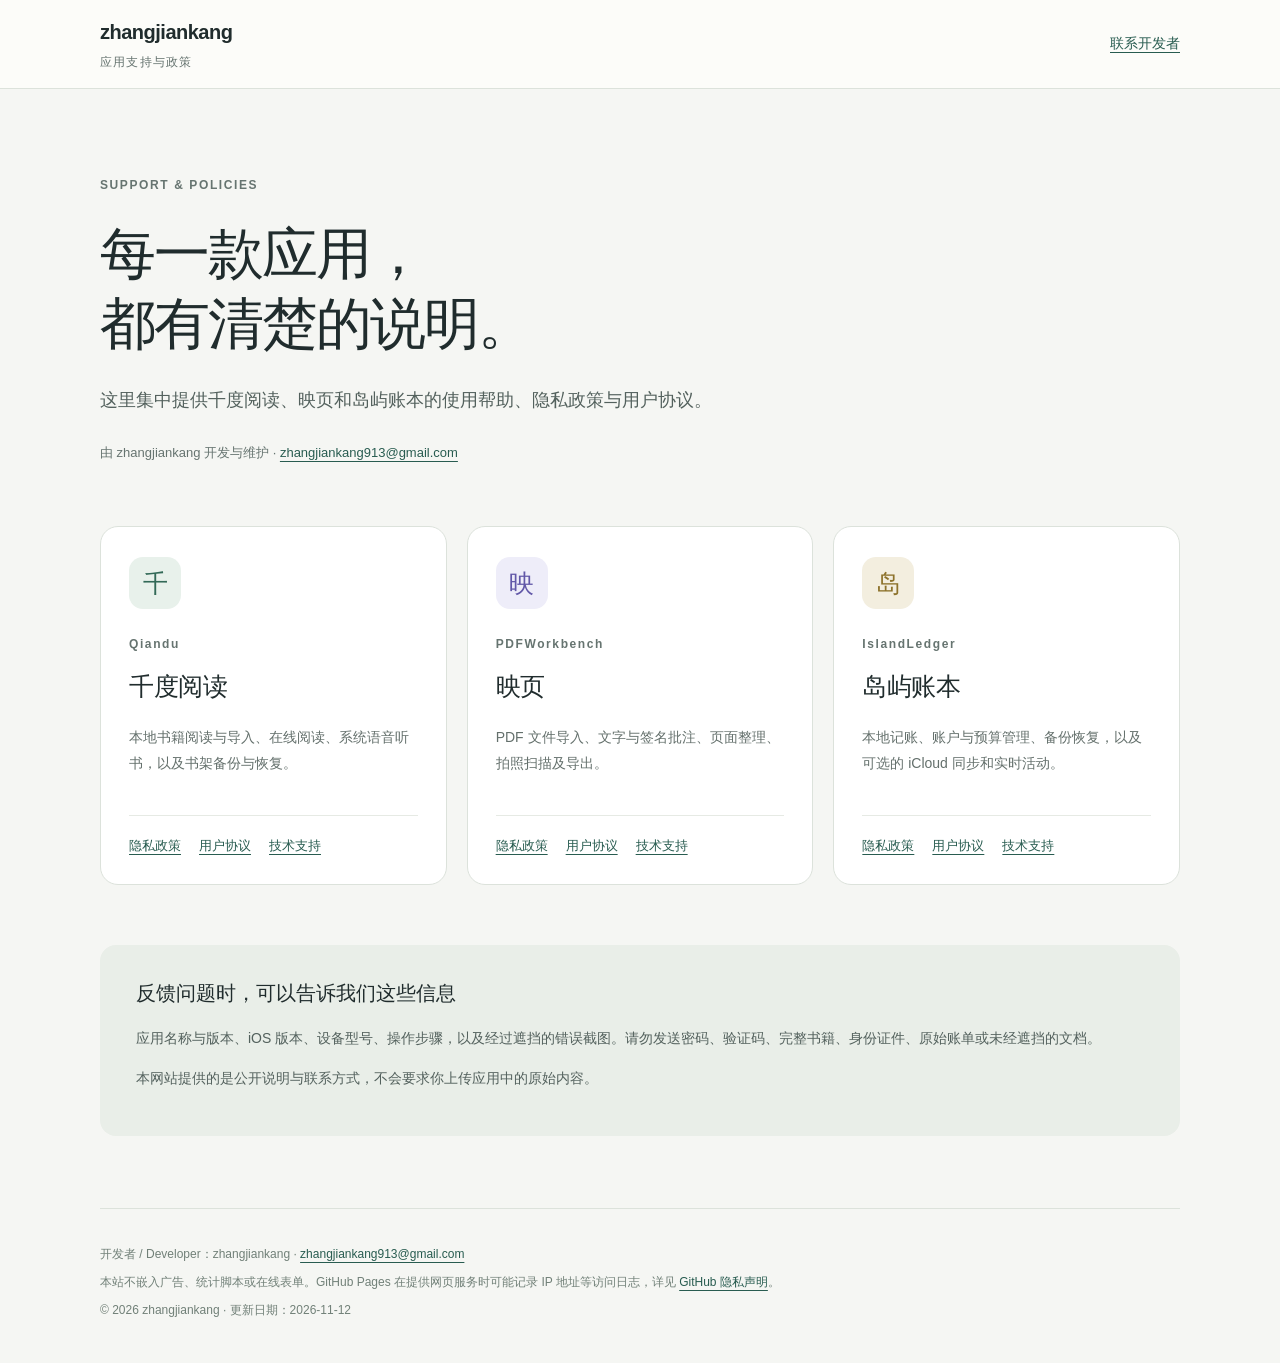
<file: index.html>
<!doctype html>
<html lang="zh-CN"><head><meta charset="utf-8"><meta name="viewport" content="width=device-width,initial-scale=1"><meta name="description" content="千度阅读、映页与岛屿账本的技术支持、隐私政策及用户协议。"><meta name="color-scheme" content="light"><title>应用支持与政策 · zhangjiankang</title><link rel="canonical" href="https://zjkjk.github.io/app-support/"><link rel="stylesheet" href="style.css"></head>
<body><a class="skip" href="#main">跳到正文</a><header class="site-header"><div class="wrap header-inner"><a class="brand" href="index.html">zhangjiankang<span>应用支持与政策</span></a><a class="header-contact" href="mailto:zhangjiankang913@gmail.com">联系开发者</a></div></header>
<main id="main" class="wrap"><section class="hero"><span class="eyebrow">SUPPORT & POLICIES</span><h1>每一款应用，<br>都有清楚的说明。</h1><p class="lede">这里集中提供千度阅读、映页和岛屿账本的使用帮助、隐私政策与用户协议。</p><p class="owner-line">由 zhangjiankang 开发与维护 · <a href="mailto:zhangjiankang913@gmail.com">zhangjiankang913@gmail.com</a></p></section><section class="app-grid" aria-label="选择应用"><article class="app-card qiandu"><div class="app-mark" aria-hidden="true">千</div><span class="eyebrow">Qiandu</span><h2>千度阅读</h2><p>本地书籍阅读与导入、在线阅读、系统语音听书，以及书架备份与恢复。</p><nav aria-label="千度阅读页面"><a href="qiandu-privacy.html">隐私政策</a><a href="qiandu-terms.html">用户协议</a><a href="qiandu-support.html">技术支持</a></nav></article><article class="app-card pdfworkbench"><div class="app-mark" aria-hidden="true">映</div><span class="eyebrow">PDFWorkbench</span><h2>映页</h2><p>PDF 文件导入、文字与签名批注、页面整理、拍照扫描及导出。</p><nav aria-label="映页页面"><a href="pdfworkbench-privacy.html">隐私政策</a><a href="pdfworkbench-terms.html">用户协议</a><a href="pdfworkbench-support.html">技术支持</a></nav></article><article class="app-card islandledger"><div class="app-mark" aria-hidden="true">岛</div><span class="eyebrow">IslandLedger</span><h2>岛屿账本</h2><p>本地记账、账户与预算管理、备份恢复，以及可选的 iCloud 同步和实时活动。</p><nav aria-label="岛屿账本页面"><a href="islandledger-privacy.html">隐私政策</a><a href="islandledger-terms.html">用户协议</a><a href="islandledger-support.html">技术支持</a></nav></article></section><section class="help-note"><h2>反馈问题时，可以告诉我们这些信息</h2><p>应用名称与版本、iOS 版本、设备型号、操作步骤，以及经过遮挡的错误截图。请勿发送密码、验证码、完整书籍、身份证件、原始账单或未经遮挡的文档。</p><p>本网站提供的是公开说明与联系方式，不会要求你上传应用中的原始内容。</p></section></main><footer class="wrap"><p>开发者 / Developer：zhangjiankang · <a href="mailto:zhangjiankang913@gmail.com">zhangjiankang913@gmail.com</a></p><p>本站不嵌入广告、统计脚本或在线表单。GitHub Pages 在提供网页服务时可能记录 IP 地址等访问日志，详见 <a href="https://docs.github.com/en/site-policy/privacy-policies/github-general-privacy-statement">GitHub 隐私声明</a>。</p><p>© 2026 zhangjiankang · 更新日期：2026-11-12</p></footer></body></html>
</file>
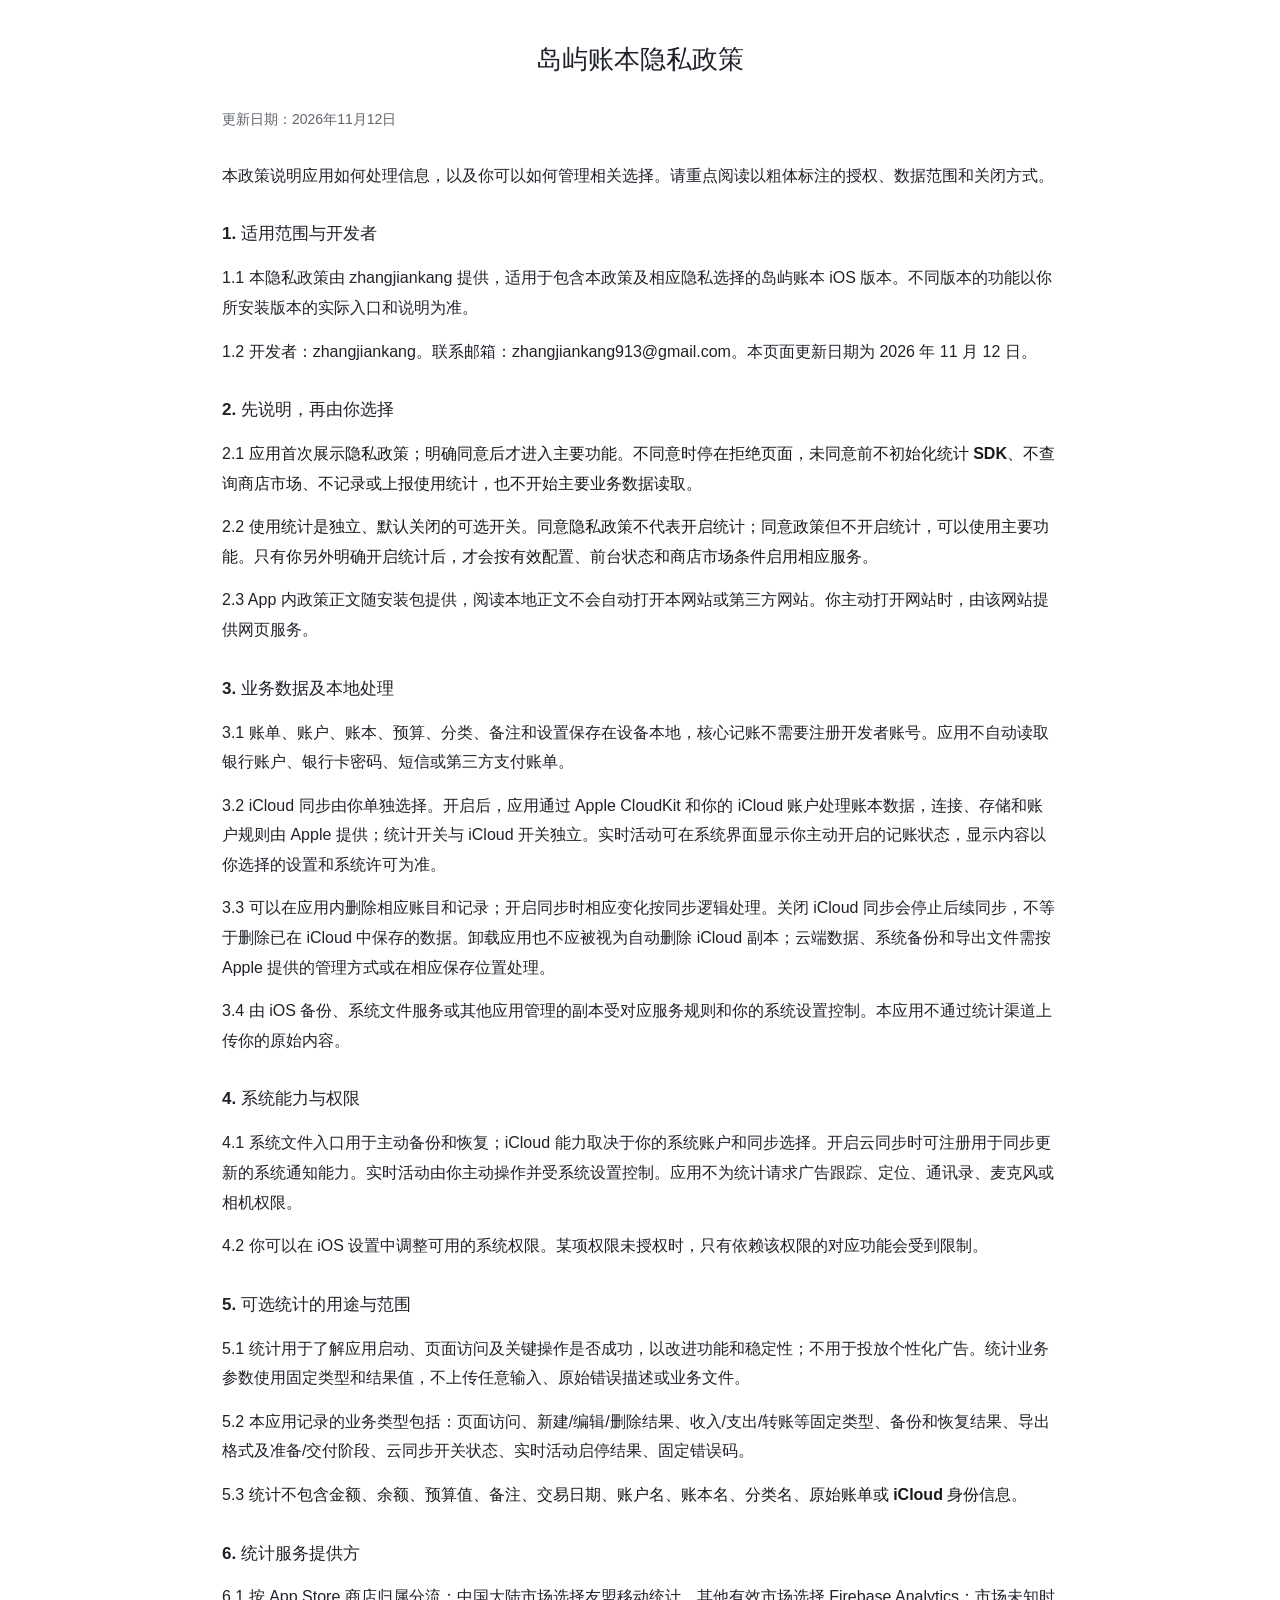
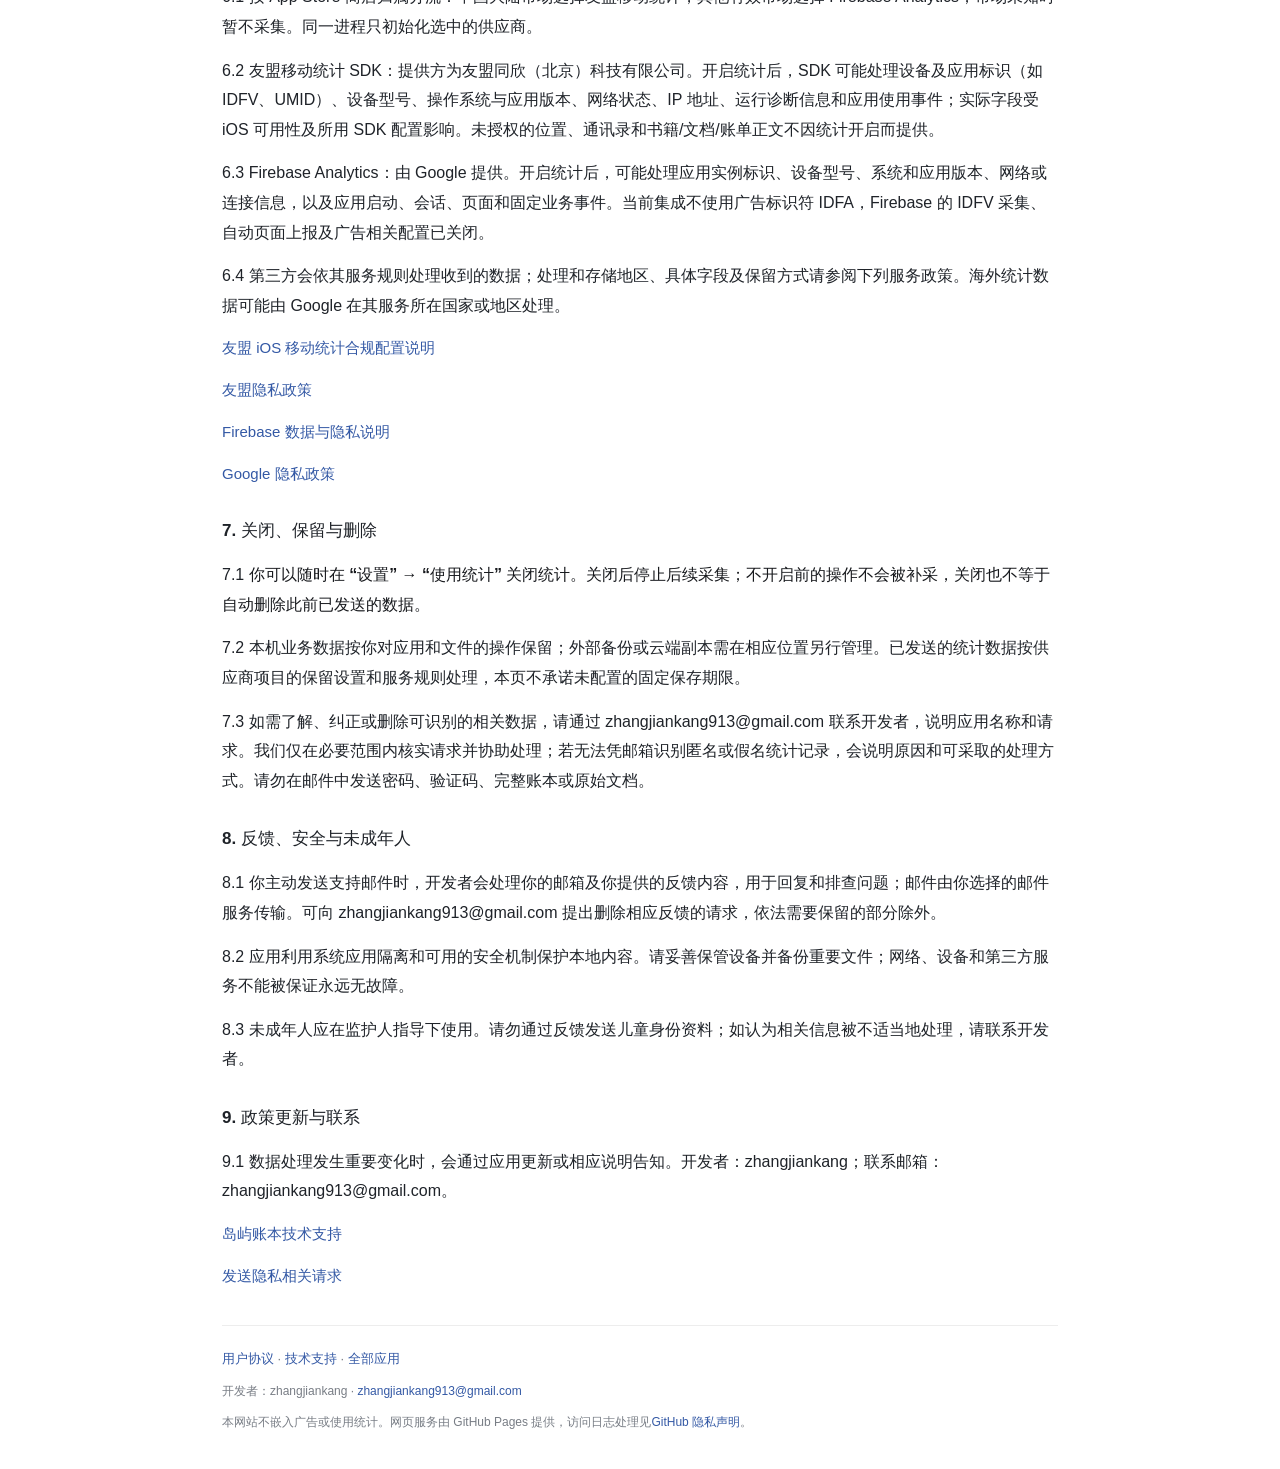
<file: islandledger-privacy.html>
<!doctype html>
<html lang="zh-CN"><head><meta charset="utf-8"><meta name="viewport" content="width=device-width,initial-scale=1"><meta name="description" content="了解岛屿账本如何处理本地内容、可选统计与隐私选择。"><title>岛屿账本隐私政策</title><link rel="canonical" href="https://zjkjk.github.io/app-support/islandledger-privacy.html"><link rel="stylesheet" href="style.css"></head>
<body class="legal-page"><a class="skip" href="#main">跳到正文</a><main id="main" class="legal-document"><h1>岛屿账本隐私政策</h1><div class="legal-meta"><p>更新日期：2026年11月12日</p></div><p class="legal-introduction">本政策说明应用如何处理信息，以及你可以如何管理相关选择。请重点阅读以粗体标注的授权、数据范围和关闭方式。</p><article><section id="section-1"><h2>1. 适用范围与开发者</h2>
<p><span class="clause-number">1.1</span> 本隐私政策由 zhangjiankang 提供，适用于包含本政策及相应隐私选择的岛屿账本 iOS 版本。不同版本的功能以你所安装版本的实际入口和说明为准。</p>
<p><span class="clause-number">1.2</span> 开发者：zhangjiankang。联系邮箱：zhangjiankang913@gmail.com。本页面更新日期为 2026 年 11 月 12 日。</p>
</section><section id="section-2"><h2>2. 先说明，再由你选择</h2>
<p><span class="clause-number">2.1</span> <strong>应用首次展示隐私政策；明确同意后才进入主要功能。不同意时停在拒绝页面，未同意前不初始化统计 SDK、不查询商店市场、不记录或上报使用统计，也不开始主要业务数据读取。</strong></p>
<p><span class="clause-number">2.2</span> <strong>使用统计是独立、默认关闭的可选开关。同意隐私政策不代表开启统计；同意政策但不开启统计，可以使用主要功能。只有你另外明确开启统计后，才会按有效配置、前台状态和商店市场条件启用相应服务。</strong></p>
<p><span class="clause-number">2.3</span> App 内政策正文随安装包提供，阅读本地正文不会自动打开本网站或第三方网站。你主动打开网站时，由该网站提供网页服务。</p>
</section><section id="section-3"><h2>3. 业务数据及本地处理</h2>
<p><span class="clause-number">3.1</span> 账单、账户、账本、预算、分类、备注和设置保存在设备本地，核心记账不需要注册开发者账号。应用不自动读取银行账户、银行卡密码、短信或第三方支付账单。</p>
<p><span class="clause-number">3.2</span> iCloud 同步由你单独选择。开启后，应用通过 Apple CloudKit 和你的 iCloud 账户处理账本数据，连接、存储和账户规则由 Apple 提供；统计开关与 iCloud 开关独立。实时活动可在系统界面显示你主动开启的记账状态，显示内容以你选择的设置和系统许可为准。</p>
<p><span class="clause-number">3.3</span> 可以在应用内删除相应账目和记录；开启同步时相应变化按同步逻辑处理。关闭 iCloud 同步会停止后续同步，不等于删除已在 iCloud 中保存的数据。卸载应用也不应被视为自动删除 iCloud 副本；云端数据、系统备份和导出文件需按 Apple 提供的管理方式或在相应保存位置处理。</p>
<p><span class="clause-number">3.4</span> 由 iOS 备份、系统文件服务或其他应用管理的副本受对应服务规则和你的系统设置控制。本应用不通过统计渠道上传你的原始内容。</p>
</section><section id="section-4"><h2>4. 系统能力与权限</h2>
<p><span class="clause-number">4.1</span> 系统文件入口用于主动备份和恢复；iCloud 能力取决于你的系统账户和同步选择。开启云同步时可注册用于同步更新的系统通知能力。实时活动由你主动操作并受系统设置控制。应用不为统计请求广告跟踪、定位、通讯录、麦克风或相机权限。</p>
<p><span class="clause-number">4.2</span> 你可以在 iOS 设置中调整可用的系统权限。某项权限未授权时，只有依赖该权限的对应功能会受到限制。</p>
</section><section id="section-5"><h2>5. 可选统计的用途与范围</h2>
<p><span class="clause-number">5.1</span> 统计用于了解应用启动、页面访问及关键操作是否成功，以改进功能和稳定性；不用于投放个性化广告。统计业务参数使用固定类型和结果值，不上传任意输入、原始错误描述或业务文件。</p>
<p><span class="clause-number">5.2</span> 本应用记录的业务类型包括：页面访问、新建/编辑/删除结果、收入/支出/转账等固定类型、备份和恢复结果、导出格式及准备/交付阶段、云同步开关状态、实时活动启停结果、固定错误码。</p>
<p><span class="clause-number">5.3</span> <strong>统计不包含金额、余额、预算值、备注、交易日期、账户名、账本名、分类名、原始账单或 iCloud 身份信息。</strong></p>
</section><section id="section-6"><h2>6. 统计服务提供方</h2>
<p><span class="clause-number">6.1</span> 按 App Store 商店归属分流：中国大陆市场选择友盟移动统计，其他有效市场选择 Firebase Analytics；市场未知时暂不采集。同一进程只初始化选中的供应商。</p>
<p><span class="clause-number">6.2</span> 友盟移动统计 SDK：提供方为友盟同欣（北京）科技有限公司。开启统计后，SDK 可能处理设备及应用标识（如 IDFV、UMID）、设备型号、操作系统与应用版本、网络状态、IP 地址、运行诊断信息和应用使用事件；实际字段受 iOS 可用性及所用 SDK 配置影响。未授权的位置、通讯录和书籍/文档/账单正文不因统计开启而提供。</p>
<p><span class="clause-number">6.3</span> Firebase Analytics：由 Google 提供。开启统计后，可能处理应用实例标识、设备型号、系统和应用版本、网络或连接信息，以及应用启动、会话、页面和固定业务事件。当前集成不使用广告标识符 IDFA，Firebase 的 IDFV 采集、自动页面上报及广告相关配置已关闭。</p>
<p><span class="clause-number">6.4</span> 第三方会依其服务规则处理收到的数据；处理和存储地区、具体字段及保留方式请参阅下列服务政策。海外统计数据可能由 Google 在其服务所在国家或地区处理。</p>
<p class="legal-reference"><a href="https://devs.umeng.com/docs/119267/detail/214848">友盟 iOS 移动统计合规配置说明</a></p>
<p class="legal-reference"><a href="https://www.umeng.com/page/policy">友盟隐私政策</a></p>
<p class="legal-reference"><a href="https://firebase.google.com/support/privacy">Firebase 数据与隐私说明</a></p>
<p class="legal-reference"><a href="https://policies.google.com/privacy">Google 隐私政策</a></p>
</section><section id="section-7"><h2>7. 关闭、保留与删除</h2>
<p><span class="clause-number">7.1</span> <strong>你可以随时在 “设置” → “使用统计” 关闭统计。关闭后停止后续采集；不开启前的操作不会被补采，关闭也不等于自动删除此前已发送的数据。</strong></p>
<p><span class="clause-number">7.2</span> 本机业务数据按你对应用和文件的操作保留；外部备份或云端副本需在相应位置另行管理。已发送的统计数据按供应商项目的保留设置和服务规则处理，本页不承诺未配置的固定保存期限。</p>
<p><span class="clause-number">7.3</span> 如需了解、纠正或删除可识别的相关数据，请通过 zhangjiankang913@gmail.com 联系开发者，说明应用名称和请求。我们仅在必要范围内核实请求并协助处理；若无法凭邮箱识别匿名或假名统计记录，会说明原因和可采取的处理方式。请勿在邮件中发送密码、验证码、完整账本或原始文档。</p>
</section><section id="section-8"><h2>8. 反馈、安全与未成年人</h2>
<p><span class="clause-number">8.1</span> 你主动发送支持邮件时，开发者会处理你的邮箱及你提供的反馈内容，用于回复和排查问题；邮件由你选择的邮件服务传输。可向 zhangjiankang913@gmail.com 提出删除相应反馈的请求，依法需要保留的部分除外。</p>
<p><span class="clause-number">8.2</span> 应用利用系统应用隔离和可用的安全机制保护本地内容。请妥善保管设备并备份重要文件；网络、设备和第三方服务不能被保证永远无故障。</p>
<p><span class="clause-number">8.3</span> 未成年人应在监护人指导下使用。请勿通过反馈发送儿童身份资料；如认为相关信息被不适当地处理，请联系开发者。</p>
</section><section id="section-9"><h2>9. 政策更新与联系</h2>
<p><span class="clause-number">9.1</span> 数据处理发生重要变化时，会通过应用更新或相应说明告知。开发者：zhangjiankang；联系邮箱：zhangjiankang913@gmail.com。</p>
<p class="legal-reference"><a href="https://zjkjk.github.io/app-support/islandledger-support.html">岛屿账本技术支持</a></p>
<p class="legal-reference"><a href="mailto:zhangjiankang913@gmail.com">发送隐私相关请求</a></p>
</section></article><footer class="legal-footer"><nav aria-label="相关页面"><a href="islandledger-terms.html">用户协议</a> · <a href="islandledger-support.html">技术支持</a> · <a href="index.html">全部应用</a></nav><p>开发者：zhangjiankang · <a href="mailto:zhangjiankang913@gmail.com">zhangjiankang913@gmail.com</a></p><p>本网站不嵌入广告或使用统计。网页服务由 GitHub Pages 提供，访问日志处理见<a href="https://docs.github.com/en/site-policy/privacy-policies/github-general-privacy-statement">GitHub 隐私声明</a>。</p></footer></main></body></html>
</file>
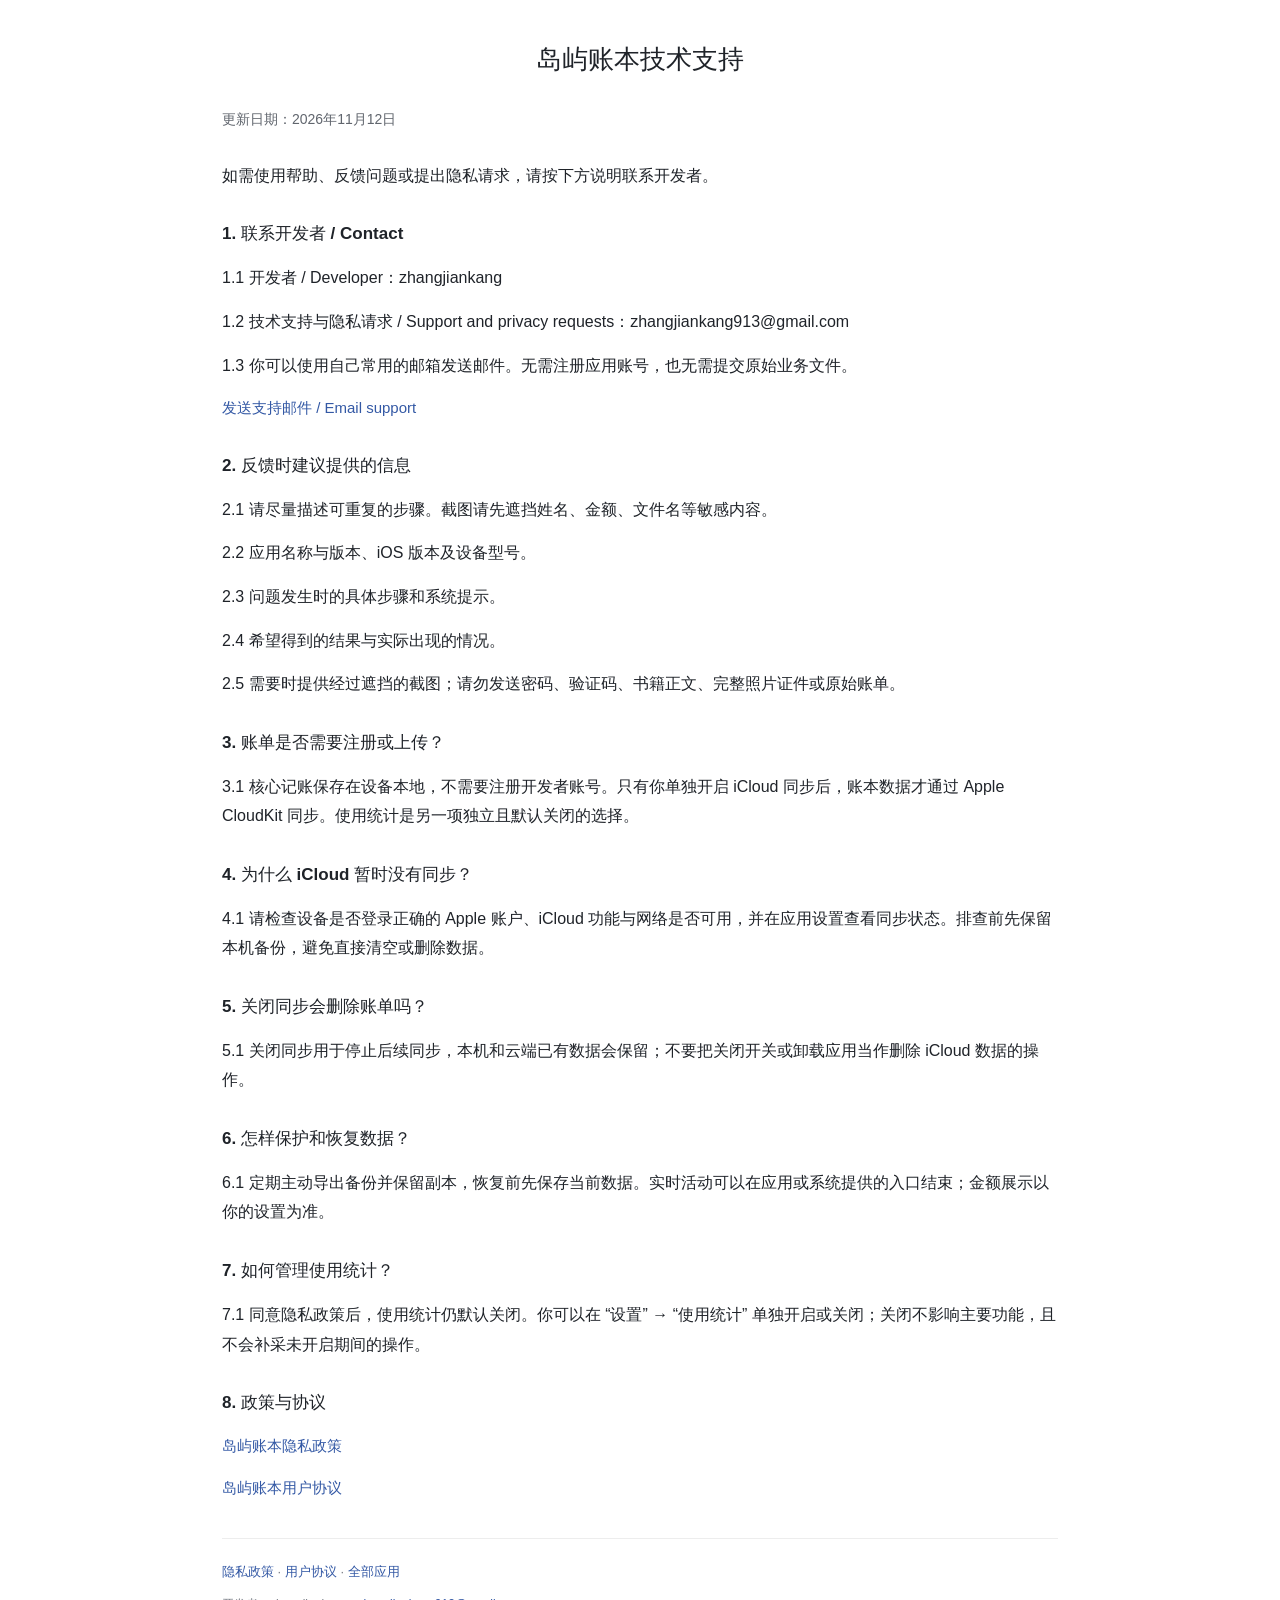
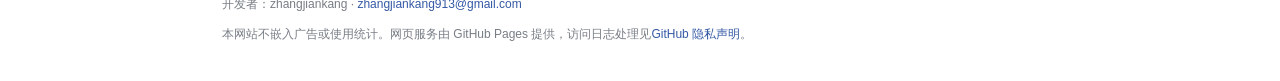
<file: islandledger-support.html>
<!doctype html>
<html lang="zh-CN"><head><meta charset="utf-8"><meta name="viewport" content="width=device-width,initial-scale=1"><meta name="description" content="岛屿账本使用帮助、常见问题与开发者联系方式。"><title>岛屿账本技术支持</title><link rel="canonical" href="https://zjkjk.github.io/app-support/islandledger-support.html"><link rel="stylesheet" href="style.css"></head>
<body class="legal-page"><a class="skip" href="#main">跳到正文</a><main id="main" class="legal-document"><h1>岛屿账本技术支持</h1><div class="legal-meta"><p>更新日期：2026年11月12日</p></div><p class="legal-introduction">如需使用帮助、反馈问题或提出隐私请求，请按下方说明联系开发者。</p><article><section id="section-1"><h2>1. 联系开发者 / Contact</h2>
<p><span class="clause-number">1.1</span> 开发者 / Developer：zhangjiankang</p>
<p><span class="clause-number">1.2</span> 技术支持与隐私请求 / Support and privacy requests：zhangjiankang913@gmail.com</p>
<p><span class="clause-number">1.3</span> 你可以使用自己常用的邮箱发送邮件。无需注册应用账号，也无需提交原始业务文件。</p>
<p class="legal-reference"><a href="mailto:zhangjiankang913@gmail.com?subject=islandledger%20support">发送支持邮件 / Email support</a></p>
</section><section id="section-2"><h2>2. 反馈时建议提供的信息</h2>
<p><span class="clause-number">2.1</span> 请尽量描述可重复的步骤。截图请先遮挡姓名、金额、文件名等敏感内容。</p>
<p><span class="clause-number">2.2</span> 应用名称与版本、iOS 版本及设备型号。</p>
<p><span class="clause-number">2.3</span> 问题发生时的具体步骤和系统提示。</p>
<p><span class="clause-number">2.4</span> 希望得到的结果与实际出现的情况。</p>
<p><span class="clause-number">2.5</span> 需要时提供经过遮挡的截图；请勿发送密码、验证码、书籍正文、完整照片证件或原始账单。</p>
</section><section id="section-3"><h2>3. 账单是否需要注册或上传？</h2>
<p><span class="clause-number">3.1</span> 核心记账保存在设备本地，不需要注册开发者账号。只有你单独开启 iCloud 同步后，账本数据才通过 Apple CloudKit 同步。使用统计是另一项独立且默认关闭的选择。</p>
</section><section id="section-4"><h2>4. 为什么 iCloud 暂时没有同步？</h2>
<p><span class="clause-number">4.1</span> 请检查设备是否登录正确的 Apple 账户、iCloud 功能与网络是否可用，并在应用设置查看同步状态。排查前先保留本机备份，避免直接清空或删除数据。</p>
</section><section id="section-5"><h2>5. 关闭同步会删除账单吗？</h2>
<p><span class="clause-number">5.1</span> 关闭同步用于停止后续同步，本机和云端已有数据会保留；不要把关闭开关或卸载应用当作删除 iCloud 数据的操作。</p>
</section><section id="section-6"><h2>6. 怎样保护和恢复数据？</h2>
<p><span class="clause-number">6.1</span> 定期主动导出备份并保留副本，恢复前先保存当前数据。实时活动可以在应用或系统提供的入口结束；金额展示以你的设置为准。</p>
</section><section id="section-7"><h2>7. 如何管理使用统计？</h2>
<p><span class="clause-number">7.1</span> 同意隐私政策后，使用统计仍默认关闭。你可以在 “设置” → “使用统计” 单独开启或关闭；关闭不影响主要功能，且不会补采未开启期间的操作。</p>
</section><section id="section-8"><h2>8. 政策与协议</h2>
<p class="legal-reference"><a href="https://zjkjk.github.io/app-support/islandledger-privacy.html">岛屿账本隐私政策</a></p>
<p class="legal-reference"><a href="https://zjkjk.github.io/app-support/islandledger-terms.html">岛屿账本用户协议</a></p>
</section></article><footer class="legal-footer"><nav aria-label="相关页面"><a href="islandledger-privacy.html">隐私政策</a> · <a href="islandledger-terms.html">用户协议</a> · <a href="index.html">全部应用</a></nav><p>开发者：zhangjiankang · <a href="mailto:zhangjiankang913@gmail.com">zhangjiankang913@gmail.com</a></p><p>本网站不嵌入广告或使用统计。网页服务由 GitHub Pages 提供，访问日志处理见<a href="https://docs.github.com/en/site-policy/privacy-policies/github-general-privacy-statement">GitHub 隐私声明</a>。</p></footer></main></body></html>
</file>
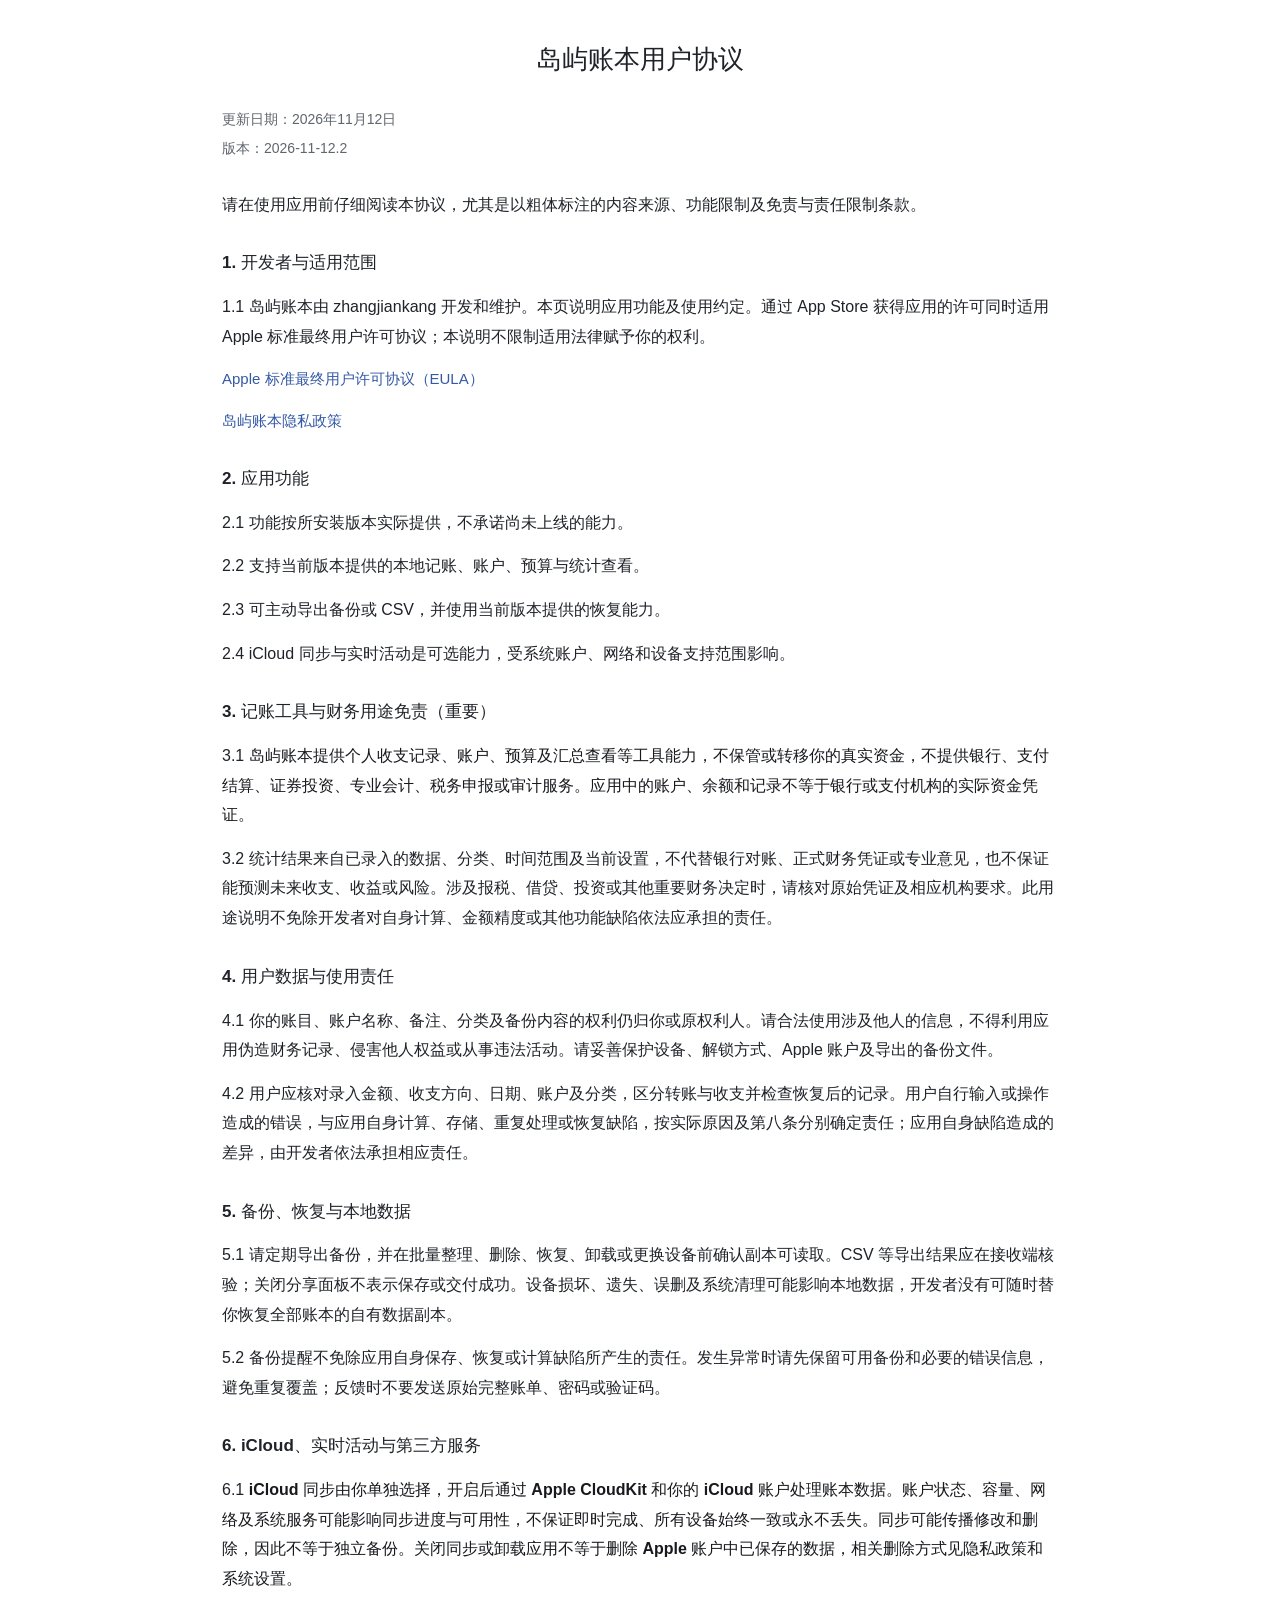
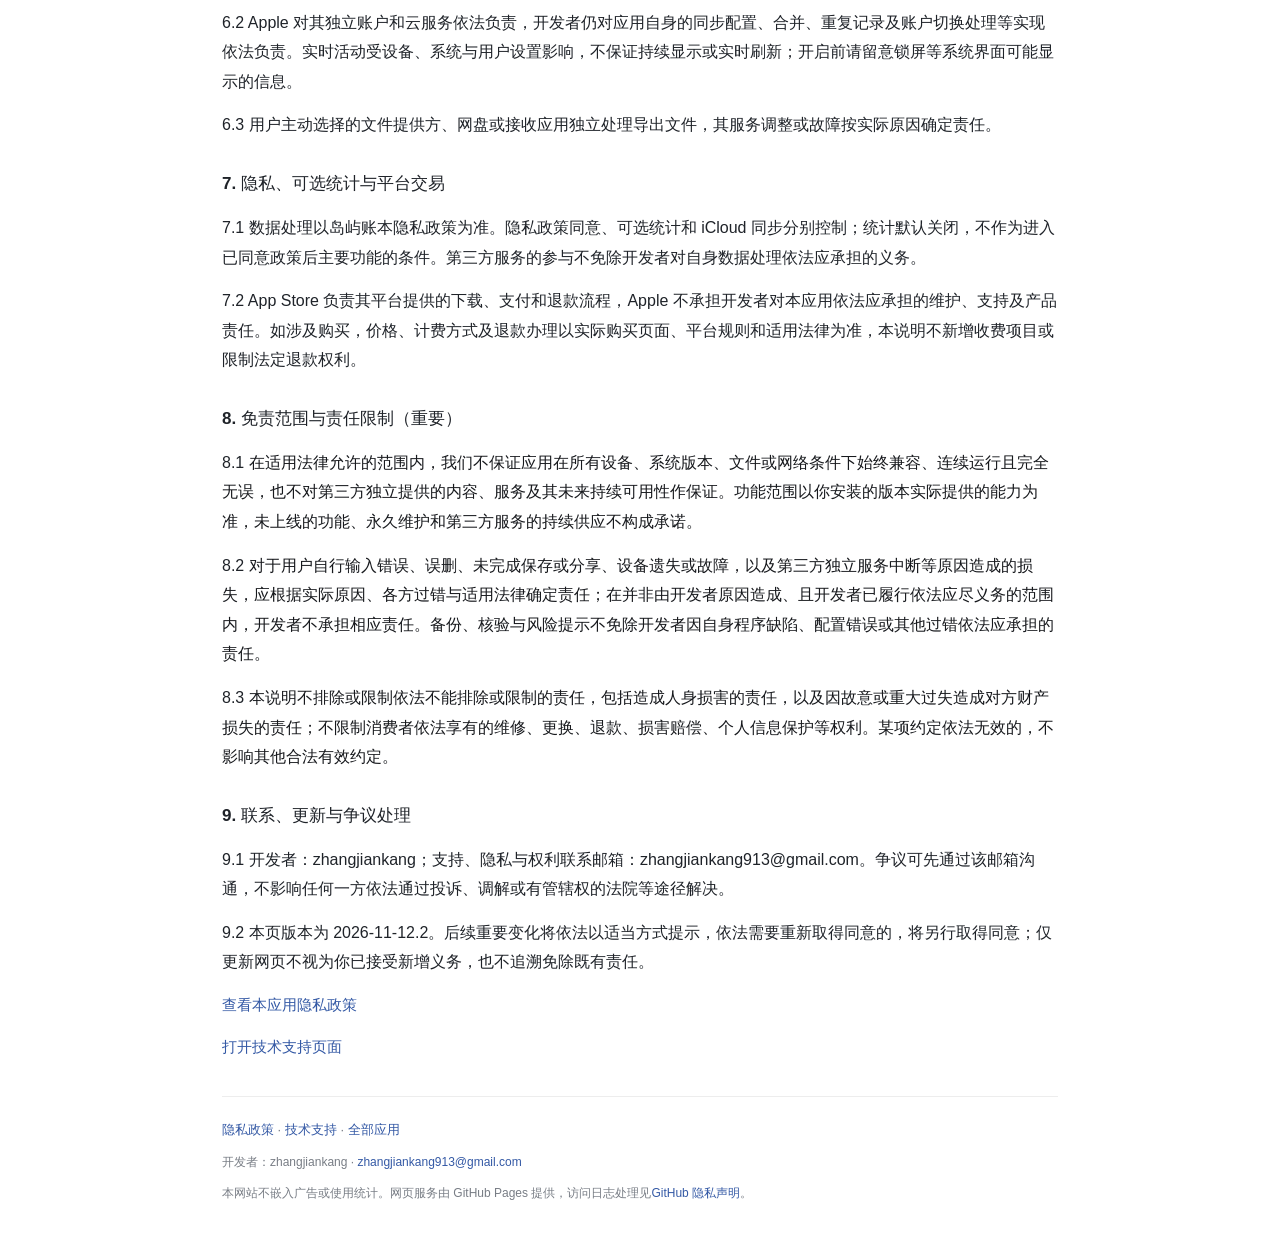
<file: islandledger-terms.html>
<!doctype html>
<html lang="zh-CN"><head><meta charset="utf-8"><meta name="viewport" content="width=device-width,initial-scale=1"><meta name="description" content="岛屿账本的使用约定、免责声明与责任边界。请重点阅读下方重要提示及第八条。"><title>岛屿账本用户协议</title><link rel="canonical" href="https://zjkjk.github.io/app-support/islandledger-terms.html"><link rel="stylesheet" href="style.css"></head>
<body class="legal-page"><a class="skip" href="#main">跳到正文</a><main id="main" class="legal-document"><h1>岛屿账本用户协议</h1><div class="legal-meta"><p>更新日期：2026年11月12日</p><p>版本：2026-11-12.2</p></div><p class="legal-introduction">请在使用应用前仔细阅读本协议，尤其是以粗体标注的内容来源、功能限制及免责与责任限制条款。</p><article><section id="section-1"><h2>1. 开发者与适用范围</h2>
<p><span class="clause-number">1.1</span> 岛屿账本由 zhangjiankang 开发和维护。本页说明应用功能及使用约定。通过 App Store 获得应用的许可同时适用 Apple 标准最终用户许可协议；本说明不限制适用法律赋予你的权利。</p>
<p class="legal-reference"><a href="https://www.apple.com/legal/internet-services/itunes/dev/stdeula/">Apple 标准最终用户许可协议（EULA）</a></p>
<p class="legal-reference"><a href="https://zjkjk.github.io/app-support/islandledger-privacy.html">岛屿账本隐私政策</a></p>
</section><section id="section-2"><h2>2. 应用功能</h2>
<p><span class="clause-number">2.1</span> 功能按所安装版本实际提供，不承诺尚未上线的能力。</p>
<p><span class="clause-number">2.2</span> 支持当前版本提供的本地记账、账户、预算与统计查看。</p>
<p><span class="clause-number">2.3</span> 可主动导出备份或 CSV，并使用当前版本提供的恢复能力。</p>
<p><span class="clause-number">2.4</span> iCloud 同步与实时活动是可选能力，受系统账户、网络和设备支持范围影响。</p>
</section><section id="section-3"><h2>3. 记账工具与财务用途免责（重要）</h2>
<p><span class="clause-number">3.1</span> <strong>岛屿账本提供个人收支记录、账户、预算及汇总查看等工具能力，不保管或转移你的真实资金，不提供银行、支付结算、证券投资、专业会计、税务申报或审计服务。应用中的账户、余额和记录不等于银行或支付机构的实际资金凭证。</strong></p>
<p><span class="clause-number">3.2</span> 统计结果来自已录入的数据、分类、时间范围及当前设置，不代替银行对账、正式财务凭证或专业意见，也不保证能预测未来收支、收益或风险。涉及报税、借贷、投资或其他重要财务决定时，请核对原始凭证及相应机构要求。此用途说明不免除开发者对自身计算、金额精度或其他功能缺陷依法应承担的责任。</p>
</section><section id="section-4"><h2>4. 用户数据与使用责任</h2>
<p><span class="clause-number">4.1</span> 你的账目、账户名称、备注、分类及备份内容的权利仍归你或原权利人。请合法使用涉及他人的信息，不得利用应用伪造财务记录、侵害他人权益或从事违法活动。请妥善保护设备、解锁方式、Apple 账户及导出的备份文件。</p>
<p><span class="clause-number">4.2</span> 用户应核对录入金额、收支方向、日期、账户及分类，区分转账与收支并检查恢复后的记录。用户自行输入或操作造成的错误，与应用自身计算、存储、重复处理或恢复缺陷，按实际原因及第八条分别确定责任；应用自身缺陷造成的差异，由开发者依法承担相应责任。</p>
</section><section id="section-5"><h2>5. 备份、恢复与本地数据</h2>
<p><span class="clause-number">5.1</span> 请定期导出备份，并在批量整理、删除、恢复、卸载或更换设备前确认副本可读取。CSV 等导出结果应在接收端核验；关闭分享面板不表示保存或交付成功。设备损坏、遗失、误删及系统清理可能影响本地数据，开发者没有可随时替你恢复全部账本的自有数据副本。</p>
<p><span class="clause-number">5.2</span> 备份提醒不免除应用自身保存、恢复或计算缺陷所产生的责任。发生异常时请先保留可用备份和必要的错误信息，避免重复覆盖；反馈时不要发送原始完整账单、密码或验证码。</p>
</section><section id="section-6"><h2>6. iCloud、实时活动与第三方服务</h2>
<p><span class="clause-number">6.1</span> <strong>iCloud 同步由你单独选择，开启后通过 Apple CloudKit 和你的 iCloud 账户处理账本数据。账户状态、容量、网络及系统服务可能影响同步进度与可用性，不保证即时完成、所有设备始终一致或永不丢失。同步可能传播修改和删除，因此不等于独立备份。关闭同步或卸载应用不等于删除 Apple 账户中已保存的数据，相关删除方式见隐私政策和系统设置。</strong></p>
<p><span class="clause-number">6.2</span> Apple 对其独立账户和云服务依法负责，开发者仍对应用自身的同步配置、合并、重复记录及账户切换处理等实现依法负责。实时活动受设备、系统与用户设置影响，不保证持续显示或实时刷新；开启前请留意锁屏等系统界面可能显示的信息。</p>
<p><span class="clause-number">6.3</span> 用户主动选择的文件提供方、网盘或接收应用独立处理导出文件，其服务调整或故障按实际原因确定责任。</p>
</section><section id="section-7"><h2>7. 隐私、可选统计与平台交易</h2>
<p><span class="clause-number">7.1</span> 数据处理以岛屿账本隐私政策为准。隐私政策同意、可选统计和 iCloud 同步分别控制；统计默认关闭，不作为进入已同意政策后主要功能的条件。第三方服务的参与不免除开发者对自身数据处理依法应承担的义务。</p>
<p><span class="clause-number">7.2</span> App Store 负责其平台提供的下载、支付和退款流程，Apple 不承担开发者对本应用依法应承担的维护、支持及产品责任。如涉及购买，价格、计费方式及退款办理以实际购买页面、平台规则和适用法律为准，本说明不新增收费项目或限制法定退款权利。</p>
</section><section id="section-8"><h2>8. 免责范围与责任限制（重要）</h2>
<p><span class="clause-number">8.1</span> <strong>在适用法律允许的范围内，我们不保证应用在所有设备、系统版本、文件或网络条件下始终兼容、连续运行且完全无误，也不对第三方独立提供的内容、服务及其未来持续可用性作保证。功能范围以你安装的版本实际提供的能力为准，未上线的功能、永久维护和第三方服务的持续供应不构成承诺。</strong></p>
<p><span class="clause-number">8.2</span> <strong>对于用户自行输入错误、误删、未完成保存或分享、设备遗失或故障，以及第三方独立服务中断等原因造成的损失，应根据实际原因、各方过错与适用法律确定责任；在并非由开发者原因造成、且开发者已履行依法应尽义务的范围内，开发者不承担相应责任。备份、核验与风险提示不免除开发者因自身程序缺陷、配置错误或其他过错依法应承担的责任。</strong></p>
<p><span class="clause-number">8.3</span> <strong>本说明不排除或限制依法不能排除或限制的责任，包括造成人身损害的责任，以及因故意或重大过失造成对方财产损失的责任；不限制消费者依法享有的维修、更换、退款、损害赔偿、个人信息保护等权利。某项约定依法无效的，不影响其他合法有效约定。</strong></p>
</section><section id="section-9"><h2>9. 联系、更新与争议处理</h2>
<p><span class="clause-number">9.1</span> 开发者：zhangjiankang；支持、隐私与权利联系邮箱：zhangjiankang913@gmail.com。争议可先通过该邮箱沟通，不影响任何一方依法通过投诉、调解或有管辖权的法院等途径解决。</p>
<p><span class="clause-number">9.2</span> 本页版本为 2026-11-12.2。后续重要变化将依法以适当方式提示，依法需要重新取得同意的，将另行取得同意；仅更新网页不视为你已接受新增义务，也不追溯免除既有责任。</p>
<p class="legal-reference"><a href="https://zjkjk.github.io/app-support/islandledger-privacy.html">查看本应用隐私政策</a></p>
<p class="legal-reference"><a href="https://zjkjk.github.io/app-support/islandledger-support.html">打开技术支持页面</a></p>
</section></article><footer class="legal-footer"><nav aria-label="相关页面"><a href="islandledger-privacy.html">隐私政策</a> · <a href="islandledger-support.html">技术支持</a> · <a href="index.html">全部应用</a></nav><p>开发者：zhangjiankang · <a href="mailto:zhangjiankang913@gmail.com">zhangjiankang913@gmail.com</a></p><p>本网站不嵌入广告或使用统计。网页服务由 GitHub Pages 提供，访问日志处理见<a href="https://docs.github.com/en/site-policy/privacy-policies/github-general-privacy-statement">GitHub 隐私声明</a>。</p></footer></main></body></html>
</file>
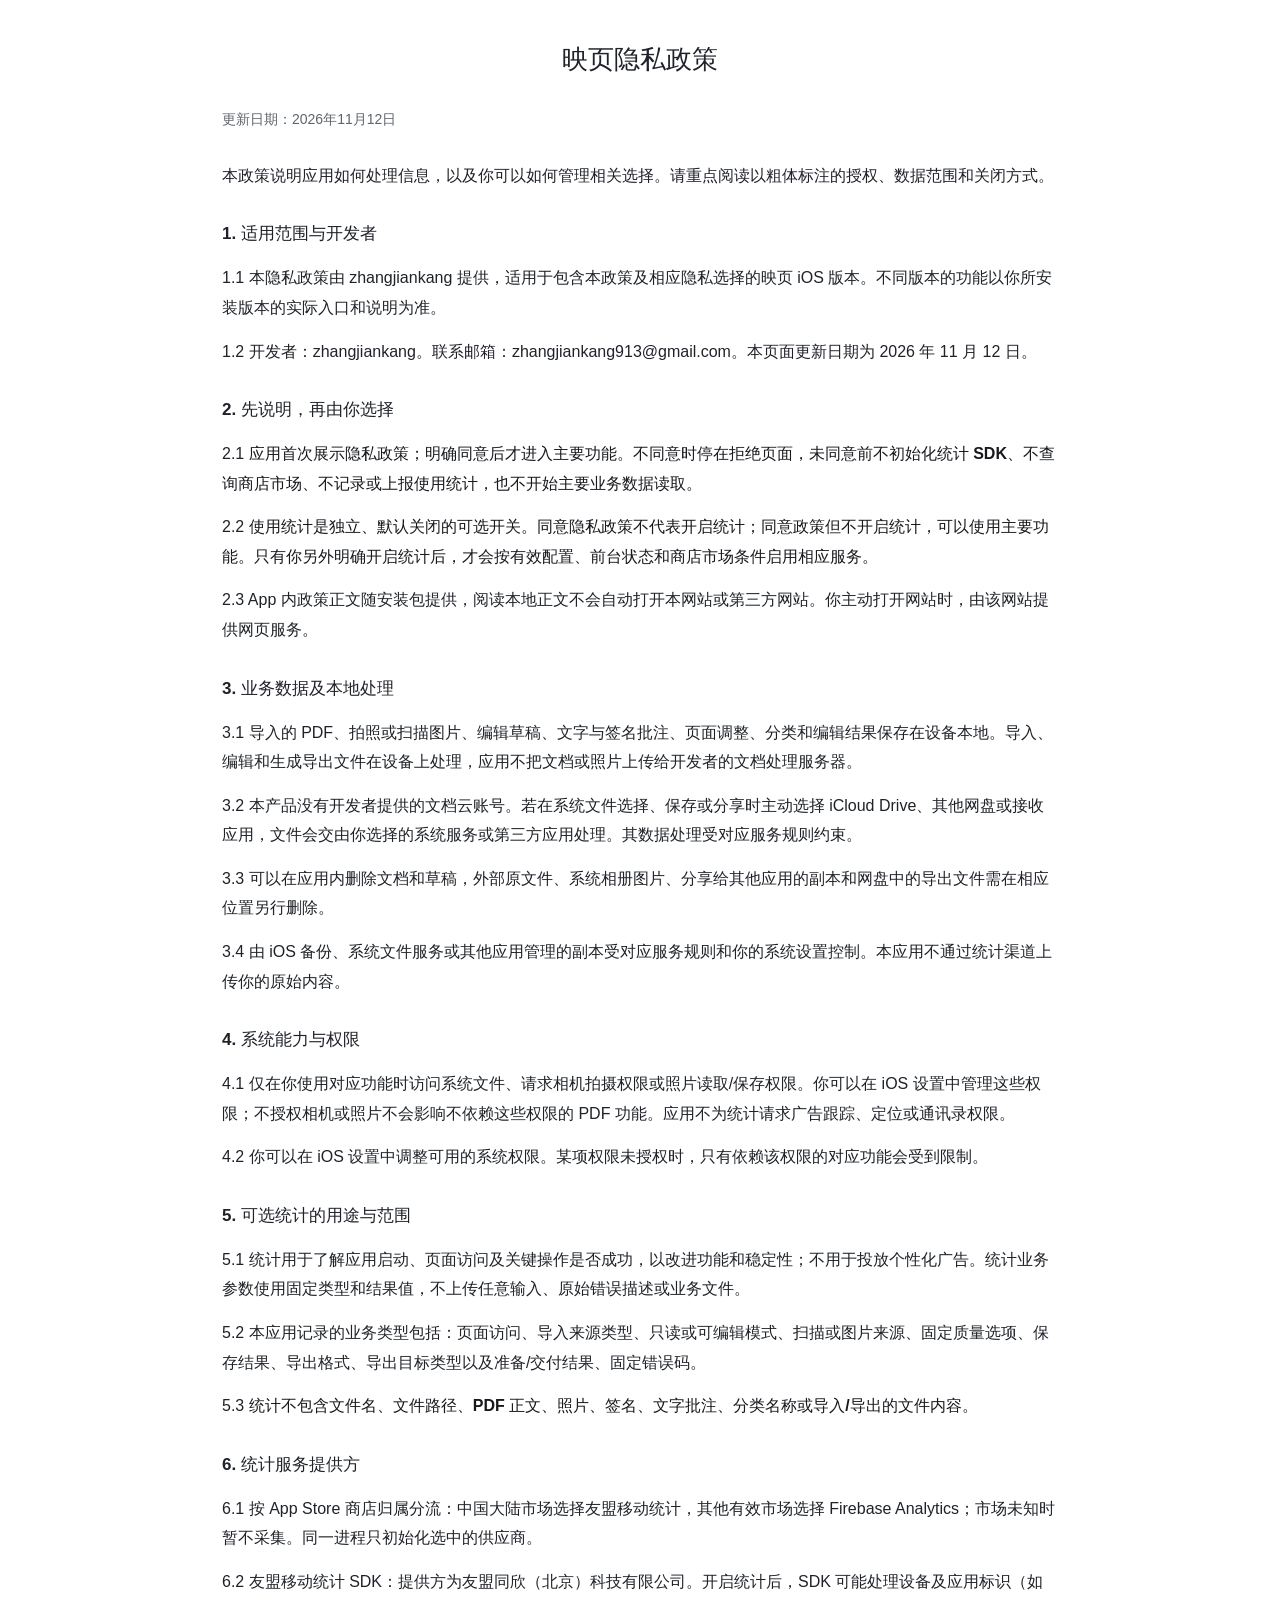
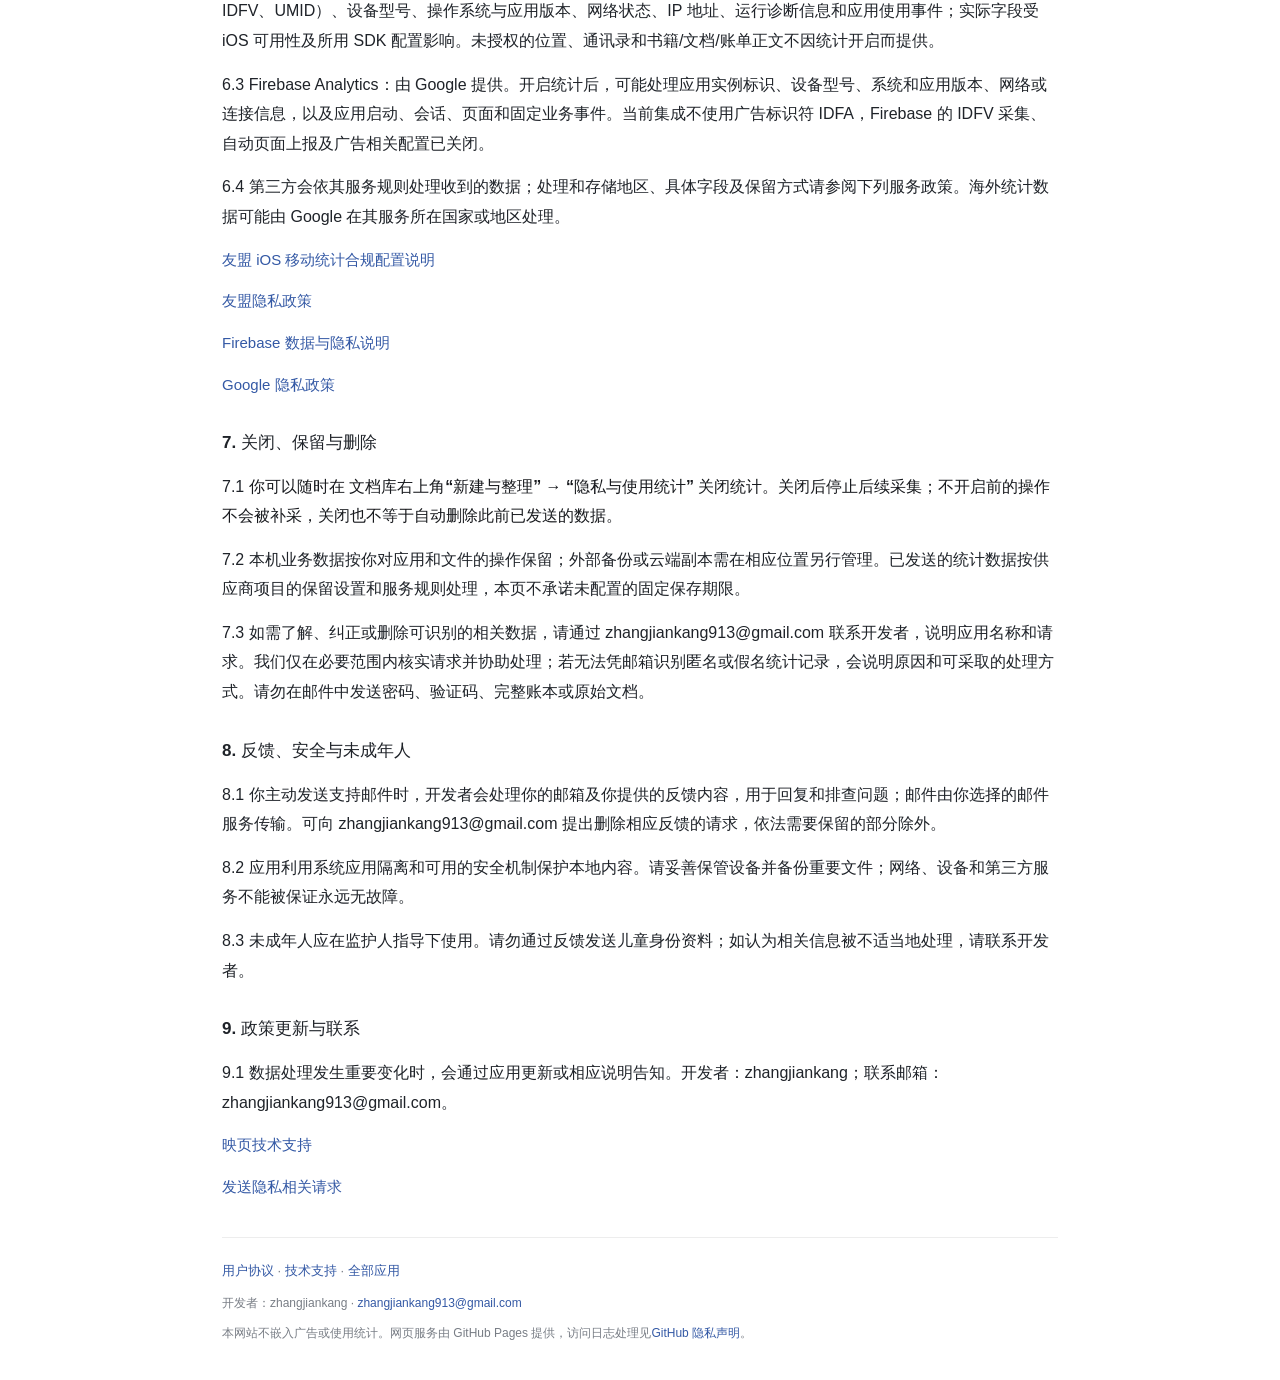
<file: pdfworkbench-privacy.html>
<!doctype html>
<html lang="zh-CN"><head><meta charset="utf-8"><meta name="viewport" content="width=device-width,initial-scale=1"><meta name="description" content="了解映页如何处理本地内容、可选统计与隐私选择。"><title>映页隐私政策</title><link rel="canonical" href="https://zjkjk.github.io/app-support/pdfworkbench-privacy.html"><link rel="stylesheet" href="style.css"></head>
<body class="legal-page"><a class="skip" href="#main">跳到正文</a><main id="main" class="legal-document"><h1>映页隐私政策</h1><div class="legal-meta"><p>更新日期：2026年11月12日</p></div><p class="legal-introduction">本政策说明应用如何处理信息，以及你可以如何管理相关选择。请重点阅读以粗体标注的授权、数据范围和关闭方式。</p><article><section id="section-1"><h2>1. 适用范围与开发者</h2>
<p><span class="clause-number">1.1</span> 本隐私政策由 zhangjiankang 提供，适用于包含本政策及相应隐私选择的映页 iOS 版本。不同版本的功能以你所安装版本的实际入口和说明为准。</p>
<p><span class="clause-number">1.2</span> 开发者：zhangjiankang。联系邮箱：zhangjiankang913@gmail.com。本页面更新日期为 2026 年 11 月 12 日。</p>
</section><section id="section-2"><h2>2. 先说明，再由你选择</h2>
<p><span class="clause-number">2.1</span> <strong>应用首次展示隐私政策；明确同意后才进入主要功能。不同意时停在拒绝页面，未同意前不初始化统计 SDK、不查询商店市场、不记录或上报使用统计，也不开始主要业务数据读取。</strong></p>
<p><span class="clause-number">2.2</span> <strong>使用统计是独立、默认关闭的可选开关。同意隐私政策不代表开启统计；同意政策但不开启统计，可以使用主要功能。只有你另外明确开启统计后，才会按有效配置、前台状态和商店市场条件启用相应服务。</strong></p>
<p><span class="clause-number">2.3</span> App 内政策正文随安装包提供，阅读本地正文不会自动打开本网站或第三方网站。你主动打开网站时，由该网站提供网页服务。</p>
</section><section id="section-3"><h2>3. 业务数据及本地处理</h2>
<p><span class="clause-number">3.1</span> 导入的 PDF、拍照或扫描图片、编辑草稿、文字与签名批注、页面调整、分类和编辑结果保存在设备本地。导入、编辑和生成导出文件在设备上处理，应用不把文档或照片上传给开发者的文档处理服务器。</p>
<p><span class="clause-number">3.2</span> 本产品没有开发者提供的文档云账号。若在系统文件选择、保存或分享时主动选择 iCloud Drive、其他网盘或接收应用，文件会交由你选择的系统服务或第三方应用处理。其数据处理受对应服务规则约束。</p>
<p><span class="clause-number">3.3</span> 可以在应用内删除文档和草稿，外部原文件、系统相册图片、分享给其他应用的副本和网盘中的导出文件需在相应位置另行删除。</p>
<p><span class="clause-number">3.4</span> 由 iOS 备份、系统文件服务或其他应用管理的副本受对应服务规则和你的系统设置控制。本应用不通过统计渠道上传你的原始内容。</p>
</section><section id="section-4"><h2>4. 系统能力与权限</h2>
<p><span class="clause-number">4.1</span> 仅在你使用对应功能时访问系统文件、请求相机拍摄权限或照片读取/保存权限。你可以在 iOS 设置中管理这些权限；不授权相机或照片不会影响不依赖这些权限的 PDF 功能。应用不为统计请求广告跟踪、定位或通讯录权限。</p>
<p><span class="clause-number">4.2</span> 你可以在 iOS 设置中调整可用的系统权限。某项权限未授权时，只有依赖该权限的对应功能会受到限制。</p>
</section><section id="section-5"><h2>5. 可选统计的用途与范围</h2>
<p><span class="clause-number">5.1</span> 统计用于了解应用启动、页面访问及关键操作是否成功，以改进功能和稳定性；不用于投放个性化广告。统计业务参数使用固定类型和结果值，不上传任意输入、原始错误描述或业务文件。</p>
<p><span class="clause-number">5.2</span> 本应用记录的业务类型包括：页面访问、导入来源类型、只读或可编辑模式、扫描或图片来源、固定质量选项、保存结果、导出格式、导出目标类型以及准备/交付结果、固定错误码。</p>
<p><span class="clause-number">5.3</span> <strong>统计不包含文件名、文件路径、PDF 正文、照片、签名、文字批注、分类名称或导入/导出的文件内容。</strong></p>
</section><section id="section-6"><h2>6. 统计服务提供方</h2>
<p><span class="clause-number">6.1</span> 按 App Store 商店归属分流：中国大陆市场选择友盟移动统计，其他有效市场选择 Firebase Analytics；市场未知时暂不采集。同一进程只初始化选中的供应商。</p>
<p><span class="clause-number">6.2</span> 友盟移动统计 SDK：提供方为友盟同欣（北京）科技有限公司。开启统计后，SDK 可能处理设备及应用标识（如 IDFV、UMID）、设备型号、操作系统与应用版本、网络状态、IP 地址、运行诊断信息和应用使用事件；实际字段受 iOS 可用性及所用 SDK 配置影响。未授权的位置、通讯录和书籍/文档/账单正文不因统计开启而提供。</p>
<p><span class="clause-number">6.3</span> Firebase Analytics：由 Google 提供。开启统计后，可能处理应用实例标识、设备型号、系统和应用版本、网络或连接信息，以及应用启动、会话、页面和固定业务事件。当前集成不使用广告标识符 IDFA，Firebase 的 IDFV 采集、自动页面上报及广告相关配置已关闭。</p>
<p><span class="clause-number">6.4</span> 第三方会依其服务规则处理收到的数据；处理和存储地区、具体字段及保留方式请参阅下列服务政策。海外统计数据可能由 Google 在其服务所在国家或地区处理。</p>
<p class="legal-reference"><a href="https://devs.umeng.com/docs/119267/detail/214848">友盟 iOS 移动统计合规配置说明</a></p>
<p class="legal-reference"><a href="https://www.umeng.com/page/policy">友盟隐私政策</a></p>
<p class="legal-reference"><a href="https://firebase.google.com/support/privacy">Firebase 数据与隐私说明</a></p>
<p class="legal-reference"><a href="https://policies.google.com/privacy">Google 隐私政策</a></p>
</section><section id="section-7"><h2>7. 关闭、保留与删除</h2>
<p><span class="clause-number">7.1</span> <strong>你可以随时在 文档库右上角“新建与整理” → “隐私与使用统计” 关闭统计。关闭后停止后续采集；不开启前的操作不会被补采，关闭也不等于自动删除此前已发送的数据。</strong></p>
<p><span class="clause-number">7.2</span> 本机业务数据按你对应用和文件的操作保留；外部备份或云端副本需在相应位置另行管理。已发送的统计数据按供应商项目的保留设置和服务规则处理，本页不承诺未配置的固定保存期限。</p>
<p><span class="clause-number">7.3</span> 如需了解、纠正或删除可识别的相关数据，请通过 zhangjiankang913@gmail.com 联系开发者，说明应用名称和请求。我们仅在必要范围内核实请求并协助处理；若无法凭邮箱识别匿名或假名统计记录，会说明原因和可采取的处理方式。请勿在邮件中发送密码、验证码、完整账本或原始文档。</p>
</section><section id="section-8"><h2>8. 反馈、安全与未成年人</h2>
<p><span class="clause-number">8.1</span> 你主动发送支持邮件时，开发者会处理你的邮箱及你提供的反馈内容，用于回复和排查问题；邮件由你选择的邮件服务传输。可向 zhangjiankang913@gmail.com 提出删除相应反馈的请求，依法需要保留的部分除外。</p>
<p><span class="clause-number">8.2</span> 应用利用系统应用隔离和可用的安全机制保护本地内容。请妥善保管设备并备份重要文件；网络、设备和第三方服务不能被保证永远无故障。</p>
<p><span class="clause-number">8.3</span> 未成年人应在监护人指导下使用。请勿通过反馈发送儿童身份资料；如认为相关信息被不适当地处理，请联系开发者。</p>
</section><section id="section-9"><h2>9. 政策更新与联系</h2>
<p><span class="clause-number">9.1</span> 数据处理发生重要变化时，会通过应用更新或相应说明告知。开发者：zhangjiankang；联系邮箱：zhangjiankang913@gmail.com。</p>
<p class="legal-reference"><a href="https://zjkjk.github.io/app-support/pdfworkbench-support.html">映页技术支持</a></p>
<p class="legal-reference"><a href="mailto:zhangjiankang913@gmail.com">发送隐私相关请求</a></p>
</section></article><footer class="legal-footer"><nav aria-label="相关页面"><a href="pdfworkbench-terms.html">用户协议</a> · <a href="pdfworkbench-support.html">技术支持</a> · <a href="index.html">全部应用</a></nav><p>开发者：zhangjiankang · <a href="mailto:zhangjiankang913@gmail.com">zhangjiankang913@gmail.com</a></p><p>本网站不嵌入广告或使用统计。网页服务由 GitHub Pages 提供，访问日志处理见<a href="https://docs.github.com/en/site-policy/privacy-policies/github-general-privacy-statement">GitHub 隐私声明</a>。</p></footer></main></body></html>
</file>
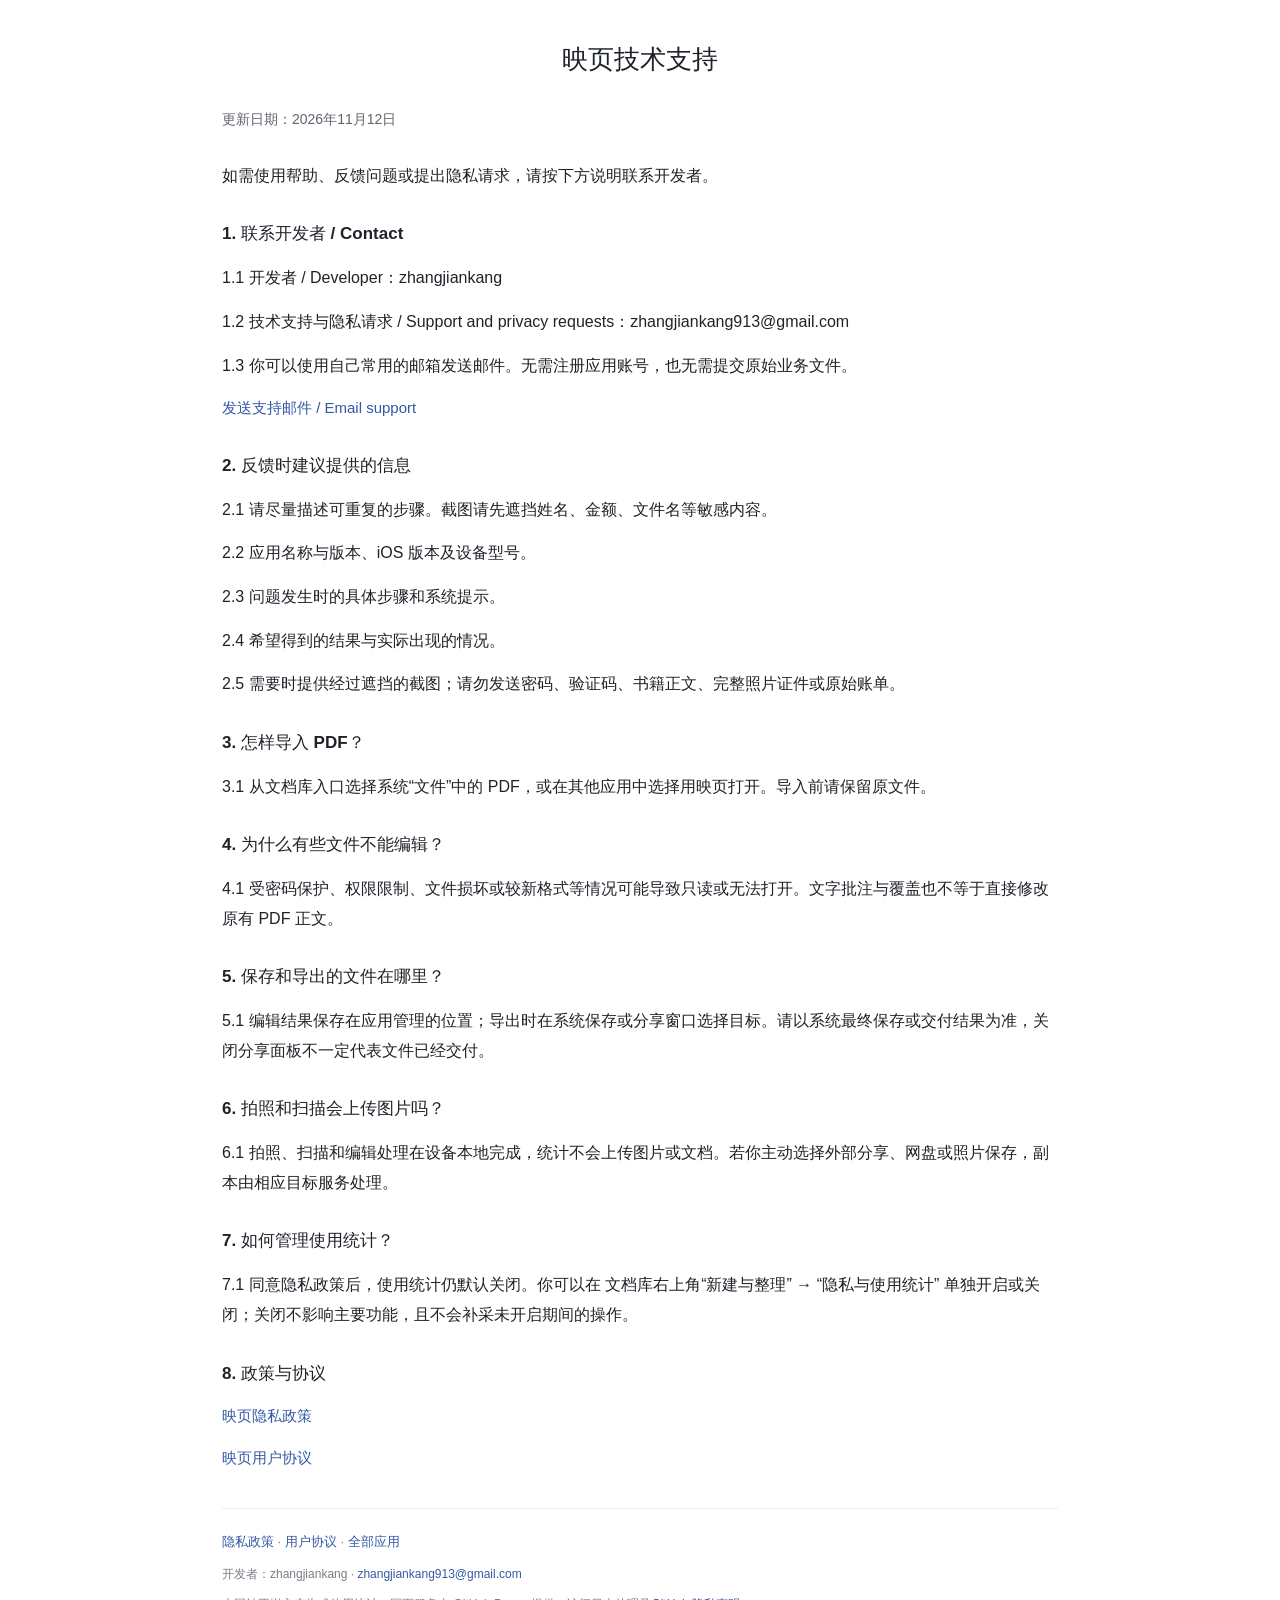
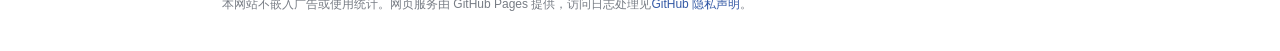
<file: pdfworkbench-support.html>
<!doctype html>
<html lang="zh-CN"><head><meta charset="utf-8"><meta name="viewport" content="width=device-width,initial-scale=1"><meta name="description" content="映页使用帮助、常见问题与开发者联系方式。"><title>映页技术支持</title><link rel="canonical" href="https://zjkjk.github.io/app-support/pdfworkbench-support.html"><link rel="stylesheet" href="style.css"></head>
<body class="legal-page"><a class="skip" href="#main">跳到正文</a><main id="main" class="legal-document"><h1>映页技术支持</h1><div class="legal-meta"><p>更新日期：2026年11月12日</p></div><p class="legal-introduction">如需使用帮助、反馈问题或提出隐私请求，请按下方说明联系开发者。</p><article><section id="section-1"><h2>1. 联系开发者 / Contact</h2>
<p><span class="clause-number">1.1</span> 开发者 / Developer：zhangjiankang</p>
<p><span class="clause-number">1.2</span> 技术支持与隐私请求 / Support and privacy requests：zhangjiankang913@gmail.com</p>
<p><span class="clause-number">1.3</span> 你可以使用自己常用的邮箱发送邮件。无需注册应用账号，也无需提交原始业务文件。</p>
<p class="legal-reference"><a href="mailto:zhangjiankang913@gmail.com?subject=pdfworkbench%20support">发送支持邮件 / Email support</a></p>
</section><section id="section-2"><h2>2. 反馈时建议提供的信息</h2>
<p><span class="clause-number">2.1</span> 请尽量描述可重复的步骤。截图请先遮挡姓名、金额、文件名等敏感内容。</p>
<p><span class="clause-number">2.2</span> 应用名称与版本、iOS 版本及设备型号。</p>
<p><span class="clause-number">2.3</span> 问题发生时的具体步骤和系统提示。</p>
<p><span class="clause-number">2.4</span> 希望得到的结果与实际出现的情况。</p>
<p><span class="clause-number">2.5</span> 需要时提供经过遮挡的截图；请勿发送密码、验证码、书籍正文、完整照片证件或原始账单。</p>
</section><section id="section-3"><h2>3. 怎样导入 PDF？</h2>
<p><span class="clause-number">3.1</span> 从文档库入口选择系统“文件”中的 PDF，或在其他应用中选择用映页打开。导入前请保留原文件。</p>
</section><section id="section-4"><h2>4. 为什么有些文件不能编辑？</h2>
<p><span class="clause-number">4.1</span> 受密码保护、权限限制、文件损坏或较新格式等情况可能导致只读或无法打开。文字批注与覆盖也不等于直接修改原有 PDF 正文。</p>
</section><section id="section-5"><h2>5. 保存和导出的文件在哪里？</h2>
<p><span class="clause-number">5.1</span> 编辑结果保存在应用管理的位置；导出时在系统保存或分享窗口选择目标。请以系统最终保存或交付结果为准，关闭分享面板不一定代表文件已经交付。</p>
</section><section id="section-6"><h2>6. 拍照和扫描会上传图片吗？</h2>
<p><span class="clause-number">6.1</span> 拍照、扫描和编辑处理在设备本地完成，统计不会上传图片或文档。若你主动选择外部分享、网盘或照片保存，副本由相应目标服务处理。</p>
</section><section id="section-7"><h2>7. 如何管理使用统计？</h2>
<p><span class="clause-number">7.1</span> 同意隐私政策后，使用统计仍默认关闭。你可以在 文档库右上角“新建与整理” → “隐私与使用统计” 单独开启或关闭；关闭不影响主要功能，且不会补采未开启期间的操作。</p>
</section><section id="section-8"><h2>8. 政策与协议</h2>
<p class="legal-reference"><a href="https://zjkjk.github.io/app-support/pdfworkbench-privacy.html">映页隐私政策</a></p>
<p class="legal-reference"><a href="https://zjkjk.github.io/app-support/pdfworkbench-terms.html">映页用户协议</a></p>
</section></article><footer class="legal-footer"><nav aria-label="相关页面"><a href="pdfworkbench-privacy.html">隐私政策</a> · <a href="pdfworkbench-terms.html">用户协议</a> · <a href="index.html">全部应用</a></nav><p>开发者：zhangjiankang · <a href="mailto:zhangjiankang913@gmail.com">zhangjiankang913@gmail.com</a></p><p>本网站不嵌入广告或使用统计。网页服务由 GitHub Pages 提供，访问日志处理见<a href="https://docs.github.com/en/site-policy/privacy-policies/github-general-privacy-statement">GitHub 隐私声明</a>。</p></footer></main></body></html>
</file>
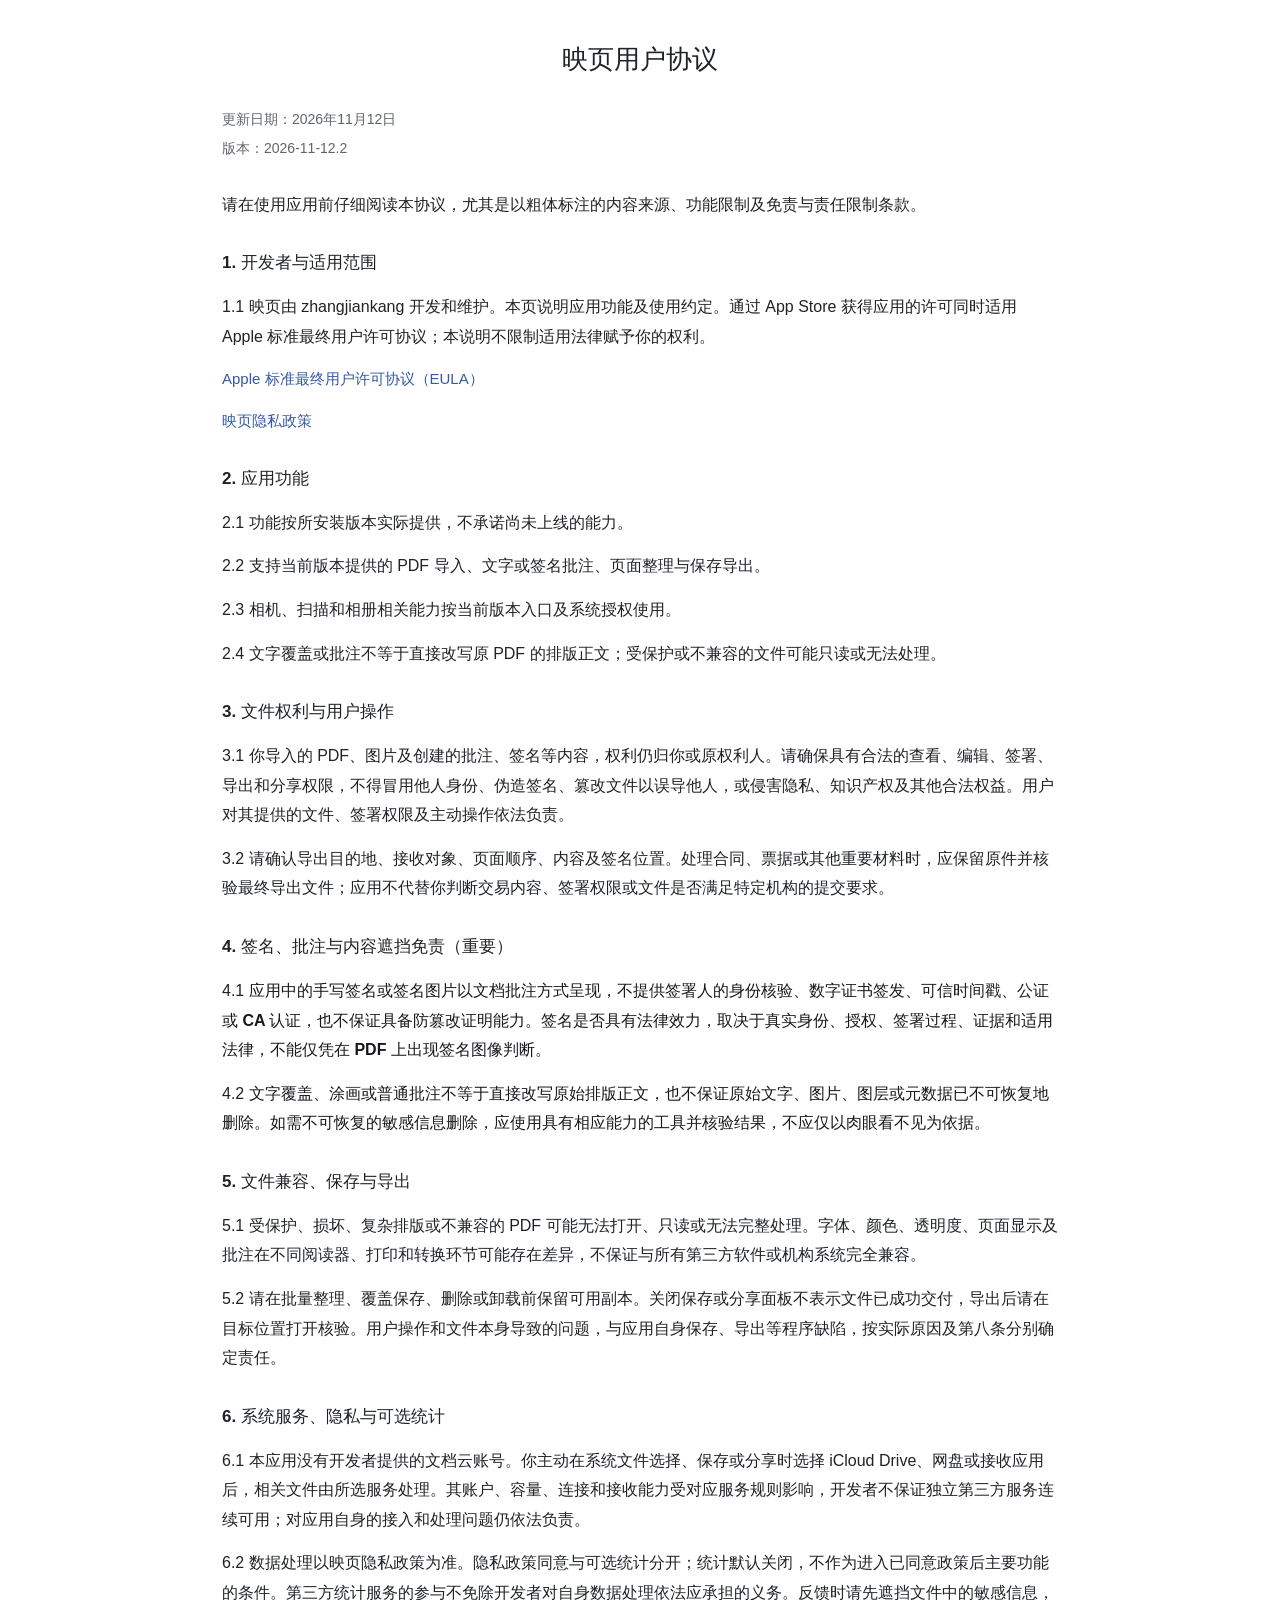
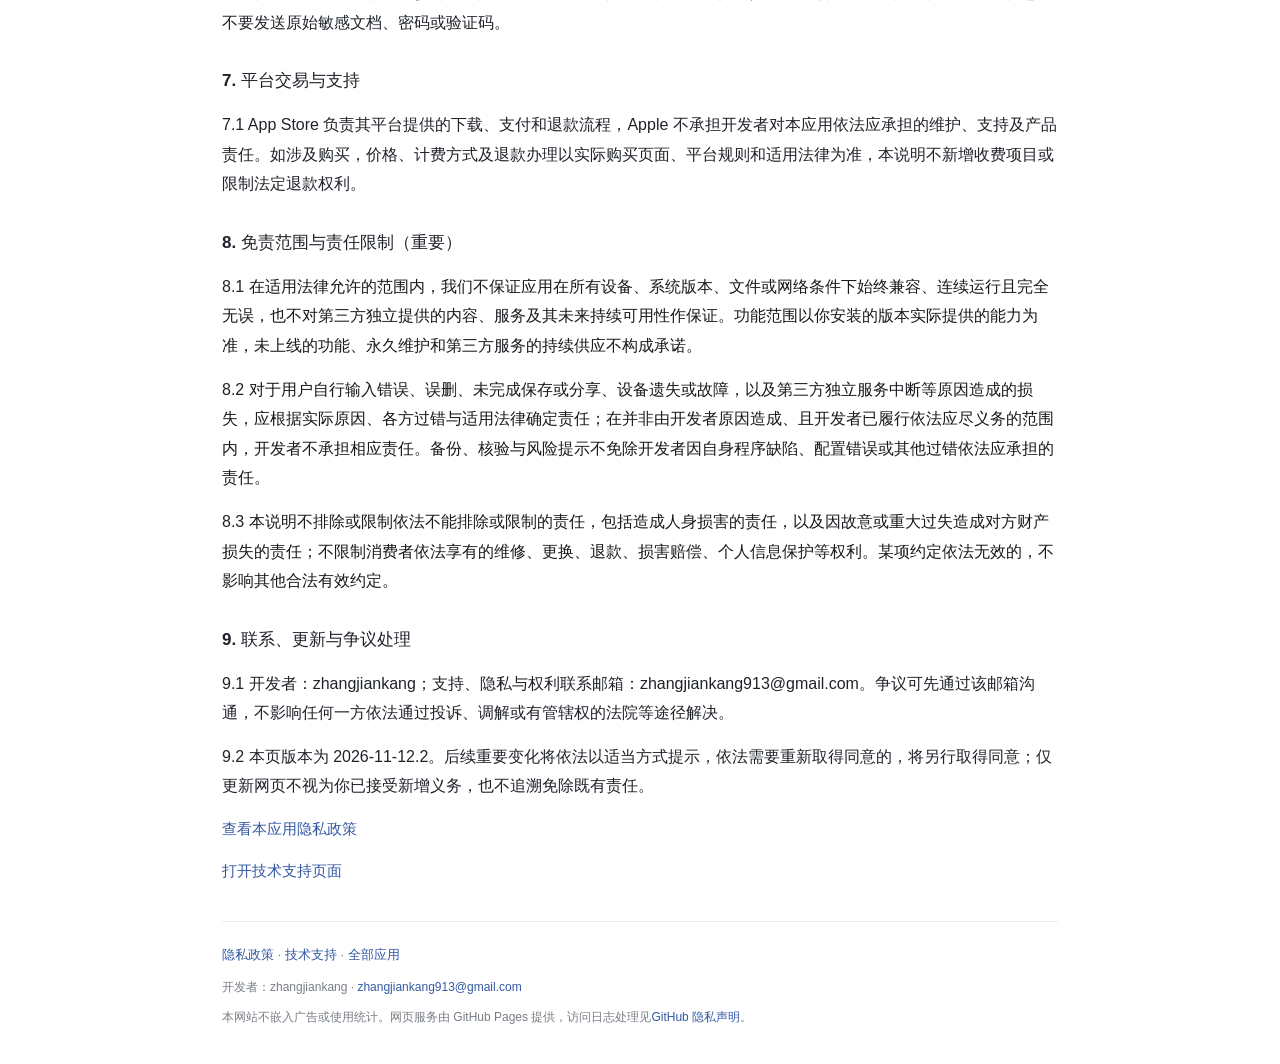
<file: pdfworkbench-terms.html>
<!doctype html>
<html lang="zh-CN"><head><meta charset="utf-8"><meta name="viewport" content="width=device-width,initial-scale=1"><meta name="description" content="映页的使用约定、免责声明与责任边界。请重点阅读下方重要提示及第八条。"><title>映页用户协议</title><link rel="canonical" href="https://zjkjk.github.io/app-support/pdfworkbench-terms.html"><link rel="stylesheet" href="style.css"></head>
<body class="legal-page"><a class="skip" href="#main">跳到正文</a><main id="main" class="legal-document"><h1>映页用户协议</h1><div class="legal-meta"><p>更新日期：2026年11月12日</p><p>版本：2026-11-12.2</p></div><p class="legal-introduction">请在使用应用前仔细阅读本协议，尤其是以粗体标注的内容来源、功能限制及免责与责任限制条款。</p><article><section id="section-1"><h2>1. 开发者与适用范围</h2>
<p><span class="clause-number">1.1</span> 映页由 zhangjiankang 开发和维护。本页说明应用功能及使用约定。通过 App Store 获得应用的许可同时适用 Apple 标准最终用户许可协议；本说明不限制适用法律赋予你的权利。</p>
<p class="legal-reference"><a href="https://www.apple.com/legal/internet-services/itunes/dev/stdeula/">Apple 标准最终用户许可协议（EULA）</a></p>
<p class="legal-reference"><a href="https://zjkjk.github.io/app-support/pdfworkbench-privacy.html">映页隐私政策</a></p>
</section><section id="section-2"><h2>2. 应用功能</h2>
<p><span class="clause-number">2.1</span> 功能按所安装版本实际提供，不承诺尚未上线的能力。</p>
<p><span class="clause-number">2.2</span> 支持当前版本提供的 PDF 导入、文字或签名批注、页面整理与保存导出。</p>
<p><span class="clause-number">2.3</span> 相机、扫描和相册相关能力按当前版本入口及系统授权使用。</p>
<p><span class="clause-number">2.4</span> 文字覆盖或批注不等于直接改写原 PDF 的排版正文；受保护或不兼容的文件可能只读或无法处理。</p>
</section><section id="section-3"><h2>3. 文件权利与用户操作</h2>
<p><span class="clause-number">3.1</span> 你导入的 PDF、图片及创建的批注、签名等内容，权利仍归你或原权利人。请确保具有合法的查看、编辑、签署、导出和分享权限，不得冒用他人身份、伪造签名、篡改文件以误导他人，或侵害隐私、知识产权及其他合法权益。用户对其提供的文件、签署权限及主动操作依法负责。</p>
<p><span class="clause-number">3.2</span> 请确认导出目的地、接收对象、页面顺序、内容及签名位置。处理合同、票据或其他重要材料时，应保留原件并核验最终导出文件；应用不代替你判断交易内容、签署权限或文件是否满足特定机构的提交要求。</p>
</section><section id="section-4"><h2>4. 签名、批注与内容遮挡免责（重要）</h2>
<p><span class="clause-number">4.1</span> <strong>应用中的手写签名或签名图片以文档批注方式呈现，不提供签署人的身份核验、数字证书签发、可信时间戳、公证或 CA 认证，也不保证具备防篡改证明能力。签名是否具有法律效力，取决于真实身份、授权、签署过程、证据和适用法律，不能仅凭在 PDF 上出现签名图像判断。</strong></p>
<p><span class="clause-number">4.2</span> <strong>文字覆盖、涂画或普通批注不等于直接改写原始排版正文，也不保证原始文字、图片、图层或元数据已不可恢复地删除。如需不可恢复的敏感信息删除，应使用具有相应能力的工具并核验结果，不应仅以肉眼看不见为依据。</strong></p>
</section><section id="section-5"><h2>5. 文件兼容、保存与导出</h2>
<p><span class="clause-number">5.1</span> 受保护、损坏、复杂排版或不兼容的 PDF 可能无法打开、只读或无法完整处理。字体、颜色、透明度、页面显示及批注在不同阅读器、打印和转换环节可能存在差异，不保证与所有第三方软件或机构系统完全兼容。</p>
<p><span class="clause-number">5.2</span> 请在批量整理、覆盖保存、删除或卸载前保留可用副本。关闭保存或分享面板不表示文件已成功交付，导出后请在目标位置打开核验。用户操作和文件本身导致的问题，与应用自身保存、导出等程序缺陷，按实际原因及第八条分别确定责任。</p>
</section><section id="section-6"><h2>6. 系统服务、隐私与可选统计</h2>
<p><span class="clause-number">6.1</span> 本应用没有开发者提供的文档云账号。你主动在系统文件选择、保存或分享时选择 iCloud Drive、网盘或接收应用后，相关文件由所选服务处理。其账户、容量、连接和接收能力受对应服务规则影响，开发者不保证独立第三方服务连续可用；对应用自身的接入和处理问题仍依法负责。</p>
<p><span class="clause-number">6.2</span> 数据处理以映页隐私政策为准。隐私政策同意与可选统计分开；统计默认关闭，不作为进入已同意政策后主要功能的条件。第三方统计服务的参与不免除开发者对自身数据处理依法应承担的义务。反馈时请先遮挡文件中的敏感信息，不要发送原始敏感文档、密码或验证码。</p>
</section><section id="section-7"><h2>7. 平台交易与支持</h2>
<p><span class="clause-number">7.1</span> App Store 负责其平台提供的下载、支付和退款流程，Apple 不承担开发者对本应用依法应承担的维护、支持及产品责任。如涉及购买，价格、计费方式及退款办理以实际购买页面、平台规则和适用法律为准，本说明不新增收费项目或限制法定退款权利。</p>
</section><section id="section-8"><h2>8. 免责范围与责任限制（重要）</h2>
<p><span class="clause-number">8.1</span> <strong>在适用法律允许的范围内，我们不保证应用在所有设备、系统版本、文件或网络条件下始终兼容、连续运行且完全无误，也不对第三方独立提供的内容、服务及其未来持续可用性作保证。功能范围以你安装的版本实际提供的能力为准，未上线的功能、永久维护和第三方服务的持续供应不构成承诺。</strong></p>
<p><span class="clause-number">8.2</span> <strong>对于用户自行输入错误、误删、未完成保存或分享、设备遗失或故障，以及第三方独立服务中断等原因造成的损失，应根据实际原因、各方过错与适用法律确定责任；在并非由开发者原因造成、且开发者已履行依法应尽义务的范围内，开发者不承担相应责任。备份、核验与风险提示不免除开发者因自身程序缺陷、配置错误或其他过错依法应承担的责任。</strong></p>
<p><span class="clause-number">8.3</span> <strong>本说明不排除或限制依法不能排除或限制的责任，包括造成人身损害的责任，以及因故意或重大过失造成对方财产损失的责任；不限制消费者依法享有的维修、更换、退款、损害赔偿、个人信息保护等权利。某项约定依法无效的，不影响其他合法有效约定。</strong></p>
</section><section id="section-9"><h2>9. 联系、更新与争议处理</h2>
<p><span class="clause-number">9.1</span> 开发者：zhangjiankang；支持、隐私与权利联系邮箱：zhangjiankang913@gmail.com。争议可先通过该邮箱沟通，不影响任何一方依法通过投诉、调解或有管辖权的法院等途径解决。</p>
<p><span class="clause-number">9.2</span> 本页版本为 2026-11-12.2。后续重要变化将依法以适当方式提示，依法需要重新取得同意的，将另行取得同意；仅更新网页不视为你已接受新增义务，也不追溯免除既有责任。</p>
<p class="legal-reference"><a href="https://zjkjk.github.io/app-support/pdfworkbench-privacy.html">查看本应用隐私政策</a></p>
<p class="legal-reference"><a href="https://zjkjk.github.io/app-support/pdfworkbench-support.html">打开技术支持页面</a></p>
</section></article><footer class="legal-footer"><nav aria-label="相关页面"><a href="pdfworkbench-privacy.html">隐私政策</a> · <a href="pdfworkbench-support.html">技术支持</a> · <a href="index.html">全部应用</a></nav><p>开发者：zhangjiankang · <a href="mailto:zhangjiankang913@gmail.com">zhangjiankang913@gmail.com</a></p><p>本网站不嵌入广告或使用统计。网页服务由 GitHub Pages 提供，访问日志处理见<a href="https://docs.github.com/en/site-policy/privacy-policies/github-general-privacy-statement">GitHub 隐私声明</a>。</p></footer></main></body></html>
</file>
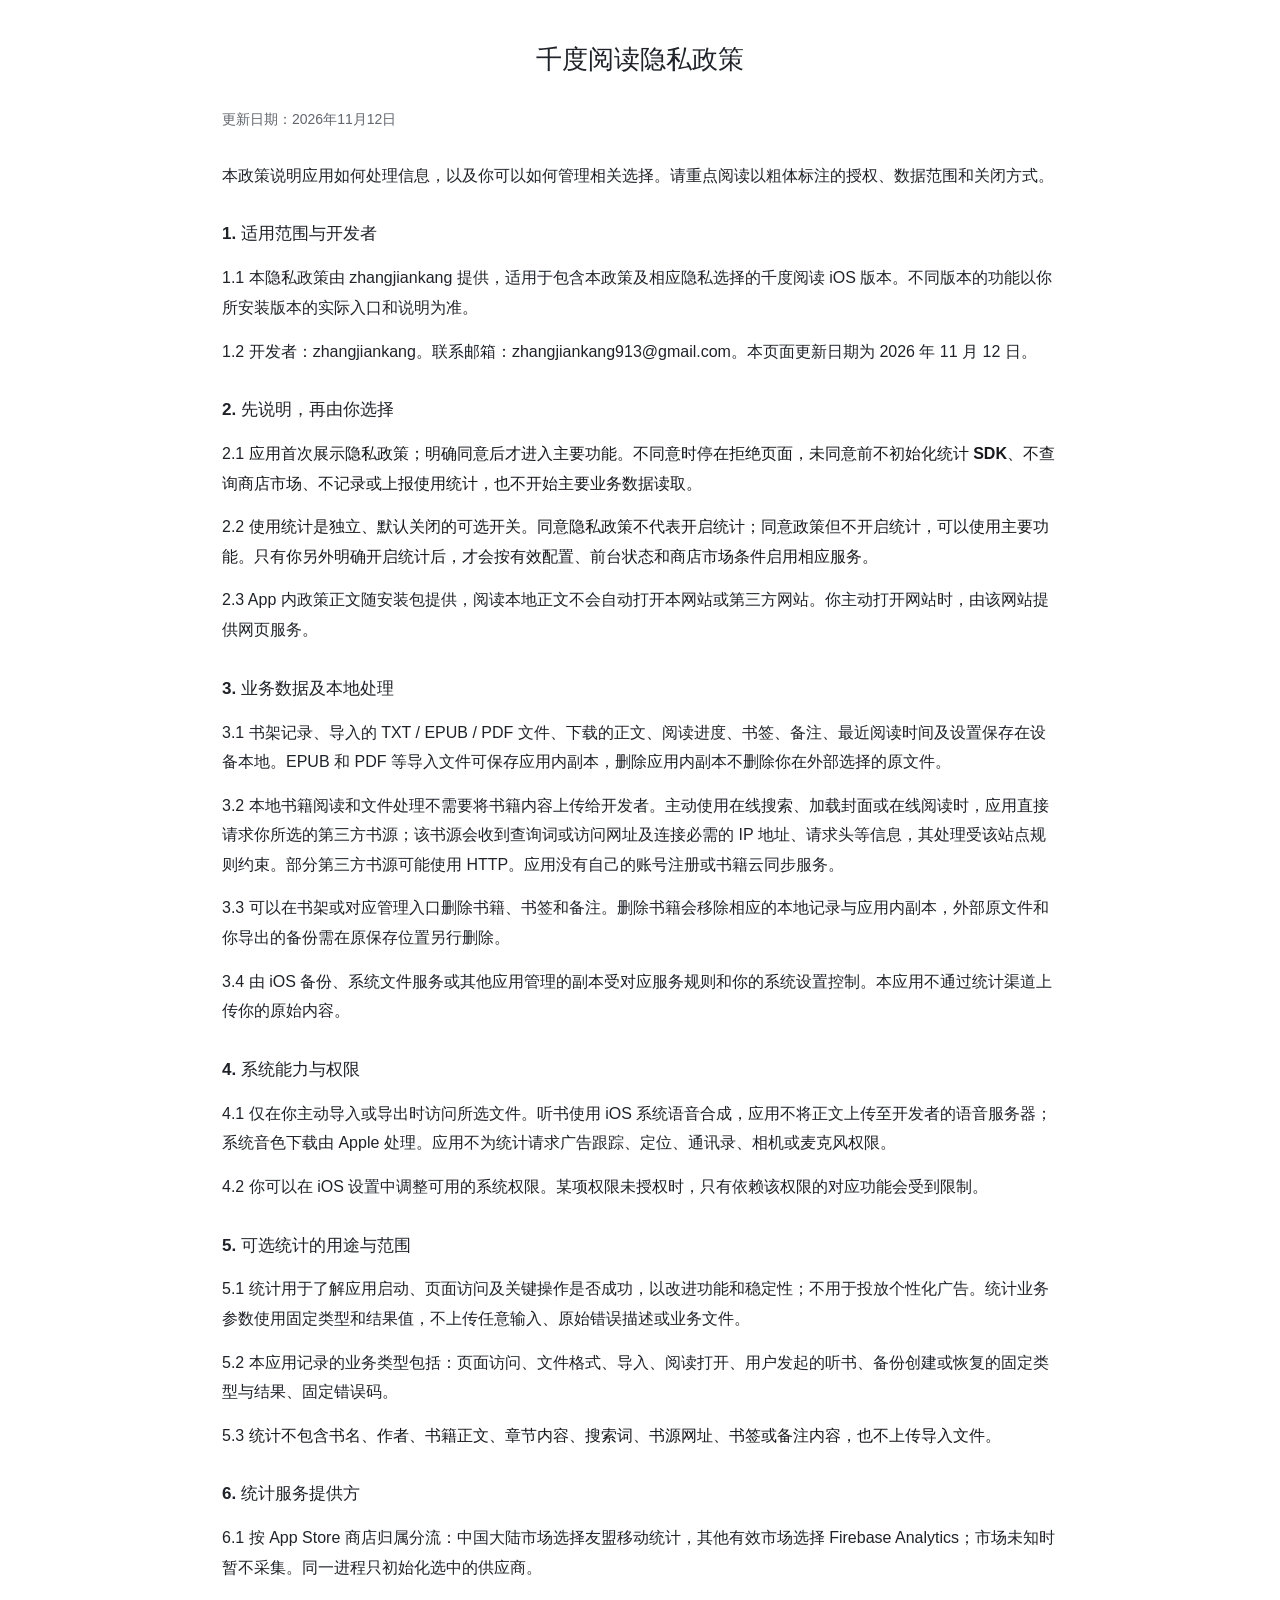
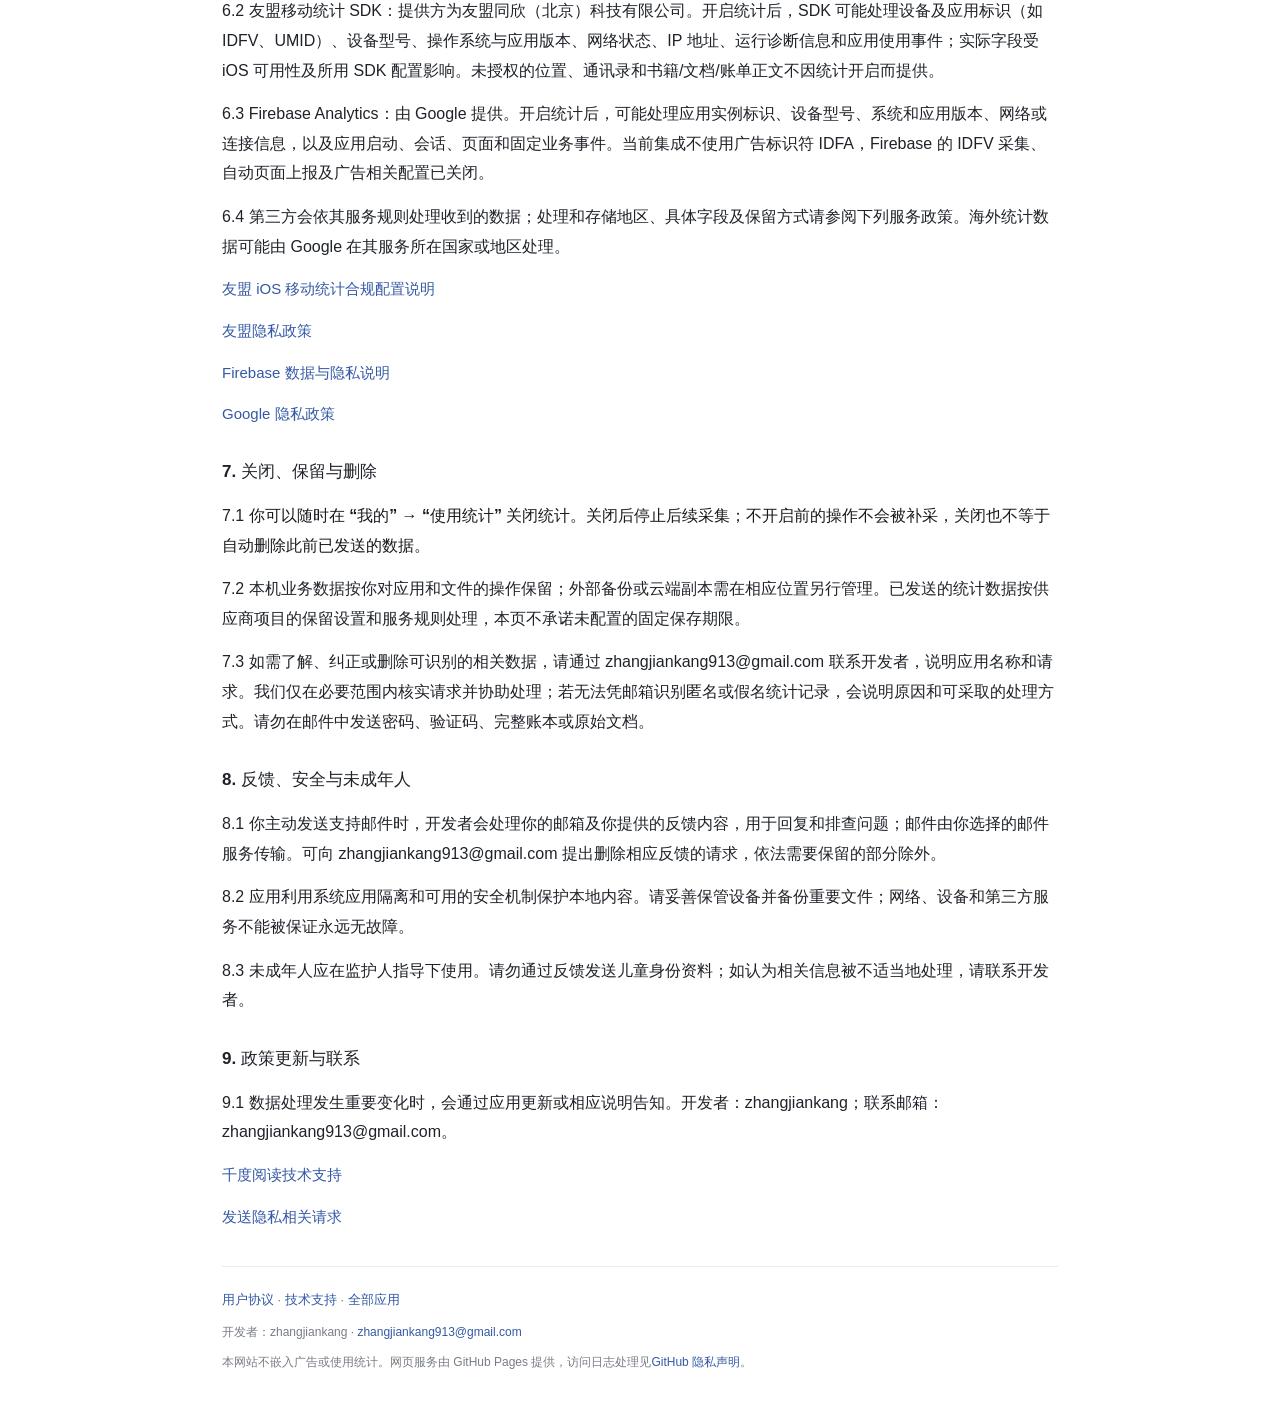
<file: qiandu-privacy.html>
<!doctype html>
<html lang="zh-CN"><head><meta charset="utf-8"><meta name="viewport" content="width=device-width,initial-scale=1"><meta name="description" content="了解千度阅读如何处理本地内容、可选统计与隐私选择。"><title>千度阅读隐私政策</title><link rel="canonical" href="https://zjkjk.github.io/app-support/qiandu-privacy.html"><link rel="stylesheet" href="style.css"></head>
<body class="legal-page"><a class="skip" href="#main">跳到正文</a><main id="main" class="legal-document"><h1>千度阅读隐私政策</h1><div class="legal-meta"><p>更新日期：2026年11月12日</p></div><p class="legal-introduction">本政策说明应用如何处理信息，以及你可以如何管理相关选择。请重点阅读以粗体标注的授权、数据范围和关闭方式。</p><article><section id="section-1"><h2>1. 适用范围与开发者</h2>
<p><span class="clause-number">1.1</span> 本隐私政策由 zhangjiankang 提供，适用于包含本政策及相应隐私选择的千度阅读 iOS 版本。不同版本的功能以你所安装版本的实际入口和说明为准。</p>
<p><span class="clause-number">1.2</span> 开发者：zhangjiankang。联系邮箱：zhangjiankang913@gmail.com。本页面更新日期为 2026 年 11 月 12 日。</p>
</section><section id="section-2"><h2>2. 先说明，再由你选择</h2>
<p><span class="clause-number">2.1</span> <strong>应用首次展示隐私政策；明确同意后才进入主要功能。不同意时停在拒绝页面，未同意前不初始化统计 SDK、不查询商店市场、不记录或上报使用统计，也不开始主要业务数据读取。</strong></p>
<p><span class="clause-number">2.2</span> <strong>使用统计是独立、默认关闭的可选开关。同意隐私政策不代表开启统计；同意政策但不开启统计，可以使用主要功能。只有你另外明确开启统计后，才会按有效配置、前台状态和商店市场条件启用相应服务。</strong></p>
<p><span class="clause-number">2.3</span> App 内政策正文随安装包提供，阅读本地正文不会自动打开本网站或第三方网站。你主动打开网站时，由该网站提供网页服务。</p>
</section><section id="section-3"><h2>3. 业务数据及本地处理</h2>
<p><span class="clause-number">3.1</span> 书架记录、导入的 TXT / EPUB / PDF 文件、下载的正文、阅读进度、书签、备注、最近阅读时间及设置保存在设备本地。EPUB 和 PDF 等导入文件可保存应用内副本，删除应用内副本不删除你在外部选择的原文件。</p>
<p><span class="clause-number">3.2</span> 本地书籍阅读和文件处理不需要将书籍内容上传给开发者。主动使用在线搜索、加载封面或在线阅读时，应用直接请求你所选的第三方书源；该书源会收到查询词或访问网址及连接必需的 IP 地址、请求头等信息，其处理受该站点规则约束。部分第三方书源可能使用 HTTP。应用没有自己的账号注册或书籍云同步服务。</p>
<p><span class="clause-number">3.3</span> 可以在书架或对应管理入口删除书籍、书签和备注。删除书籍会移除相应的本地记录与应用内副本，外部原文件和你导出的备份需在原保存位置另行删除。</p>
<p><span class="clause-number">3.4</span> 由 iOS 备份、系统文件服务或其他应用管理的副本受对应服务规则和你的系统设置控制。本应用不通过统计渠道上传你的原始内容。</p>
</section><section id="section-4"><h2>4. 系统能力与权限</h2>
<p><span class="clause-number">4.1</span> 仅在你主动导入或导出时访问所选文件。听书使用 iOS 系统语音合成，应用不将正文上传至开发者的语音服务器；系统音色下载由 Apple 处理。应用不为统计请求广告跟踪、定位、通讯录、相机或麦克风权限。</p>
<p><span class="clause-number">4.2</span> 你可以在 iOS 设置中调整可用的系统权限。某项权限未授权时，只有依赖该权限的对应功能会受到限制。</p>
</section><section id="section-5"><h2>5. 可选统计的用途与范围</h2>
<p><span class="clause-number">5.1</span> 统计用于了解应用启动、页面访问及关键操作是否成功，以改进功能和稳定性；不用于投放个性化广告。统计业务参数使用固定类型和结果值，不上传任意输入、原始错误描述或业务文件。</p>
<p><span class="clause-number">5.2</span> 本应用记录的业务类型包括：页面访问、文件格式、导入、阅读打开、用户发起的听书、备份创建或恢复的固定类型与结果、固定错误码。</p>
<p><span class="clause-number">5.3</span> <strong>统计不包含书名、作者、书籍正文、章节内容、搜索词、书源网址、书签或备注内容，也不上传导入文件。</strong></p>
</section><section id="section-6"><h2>6. 统计服务提供方</h2>
<p><span class="clause-number">6.1</span> 按 App Store 商店归属分流：中国大陆市场选择友盟移动统计，其他有效市场选择 Firebase Analytics；市场未知时暂不采集。同一进程只初始化选中的供应商。</p>
<p><span class="clause-number">6.2</span> 友盟移动统计 SDK：提供方为友盟同欣（北京）科技有限公司。开启统计后，SDK 可能处理设备及应用标识（如 IDFV、UMID）、设备型号、操作系统与应用版本、网络状态、IP 地址、运行诊断信息和应用使用事件；实际字段受 iOS 可用性及所用 SDK 配置影响。未授权的位置、通讯录和书籍/文档/账单正文不因统计开启而提供。</p>
<p><span class="clause-number">6.3</span> Firebase Analytics：由 Google 提供。开启统计后，可能处理应用实例标识、设备型号、系统和应用版本、网络或连接信息，以及应用启动、会话、页面和固定业务事件。当前集成不使用广告标识符 IDFA，Firebase 的 IDFV 采集、自动页面上报及广告相关配置已关闭。</p>
<p><span class="clause-number">6.4</span> 第三方会依其服务规则处理收到的数据；处理和存储地区、具体字段及保留方式请参阅下列服务政策。海外统计数据可能由 Google 在其服务所在国家或地区处理。</p>
<p class="legal-reference"><a href="https://devs.umeng.com/docs/119267/detail/214848">友盟 iOS 移动统计合规配置说明</a></p>
<p class="legal-reference"><a href="https://www.umeng.com/page/policy">友盟隐私政策</a></p>
<p class="legal-reference"><a href="https://firebase.google.com/support/privacy">Firebase 数据与隐私说明</a></p>
<p class="legal-reference"><a href="https://policies.google.com/privacy">Google 隐私政策</a></p>
</section><section id="section-7"><h2>7. 关闭、保留与删除</h2>
<p><span class="clause-number">7.1</span> <strong>你可以随时在 “我的” → “使用统计” 关闭统计。关闭后停止后续采集；不开启前的操作不会被补采，关闭也不等于自动删除此前已发送的数据。</strong></p>
<p><span class="clause-number">7.2</span> 本机业务数据按你对应用和文件的操作保留；外部备份或云端副本需在相应位置另行管理。已发送的统计数据按供应商项目的保留设置和服务规则处理，本页不承诺未配置的固定保存期限。</p>
<p><span class="clause-number">7.3</span> 如需了解、纠正或删除可识别的相关数据，请通过 zhangjiankang913@gmail.com 联系开发者，说明应用名称和请求。我们仅在必要范围内核实请求并协助处理；若无法凭邮箱识别匿名或假名统计记录，会说明原因和可采取的处理方式。请勿在邮件中发送密码、验证码、完整账本或原始文档。</p>
</section><section id="section-8"><h2>8. 反馈、安全与未成年人</h2>
<p><span class="clause-number">8.1</span> 你主动发送支持邮件时，开发者会处理你的邮箱及你提供的反馈内容，用于回复和排查问题；邮件由你选择的邮件服务传输。可向 zhangjiankang913@gmail.com 提出删除相应反馈的请求，依法需要保留的部分除外。</p>
<p><span class="clause-number">8.2</span> 应用利用系统应用隔离和可用的安全机制保护本地内容。请妥善保管设备并备份重要文件；网络、设备和第三方服务不能被保证永远无故障。</p>
<p><span class="clause-number">8.3</span> 未成年人应在监护人指导下使用。请勿通过反馈发送儿童身份资料；如认为相关信息被不适当地处理，请联系开发者。</p>
</section><section id="section-9"><h2>9. 政策更新与联系</h2>
<p><span class="clause-number">9.1</span> 数据处理发生重要变化时，会通过应用更新或相应说明告知。开发者：zhangjiankang；联系邮箱：zhangjiankang913@gmail.com。</p>
<p class="legal-reference"><a href="https://zjkjk.github.io/app-support/qiandu-support.html">千度阅读技术支持</a></p>
<p class="legal-reference"><a href="mailto:zhangjiankang913@gmail.com">发送隐私相关请求</a></p>
</section></article><footer class="legal-footer"><nav aria-label="相关页面"><a href="qiandu-terms.html">用户协议</a> · <a href="qiandu-support.html">技术支持</a> · <a href="index.html">全部应用</a></nav><p>开发者：zhangjiankang · <a href="mailto:zhangjiankang913@gmail.com">zhangjiankang913@gmail.com</a></p><p>本网站不嵌入广告或使用统计。网页服务由 GitHub Pages 提供，访问日志处理见<a href="https://docs.github.com/en/site-policy/privacy-policies/github-general-privacy-statement">GitHub 隐私声明</a>。</p></footer></main></body></html>
</file>
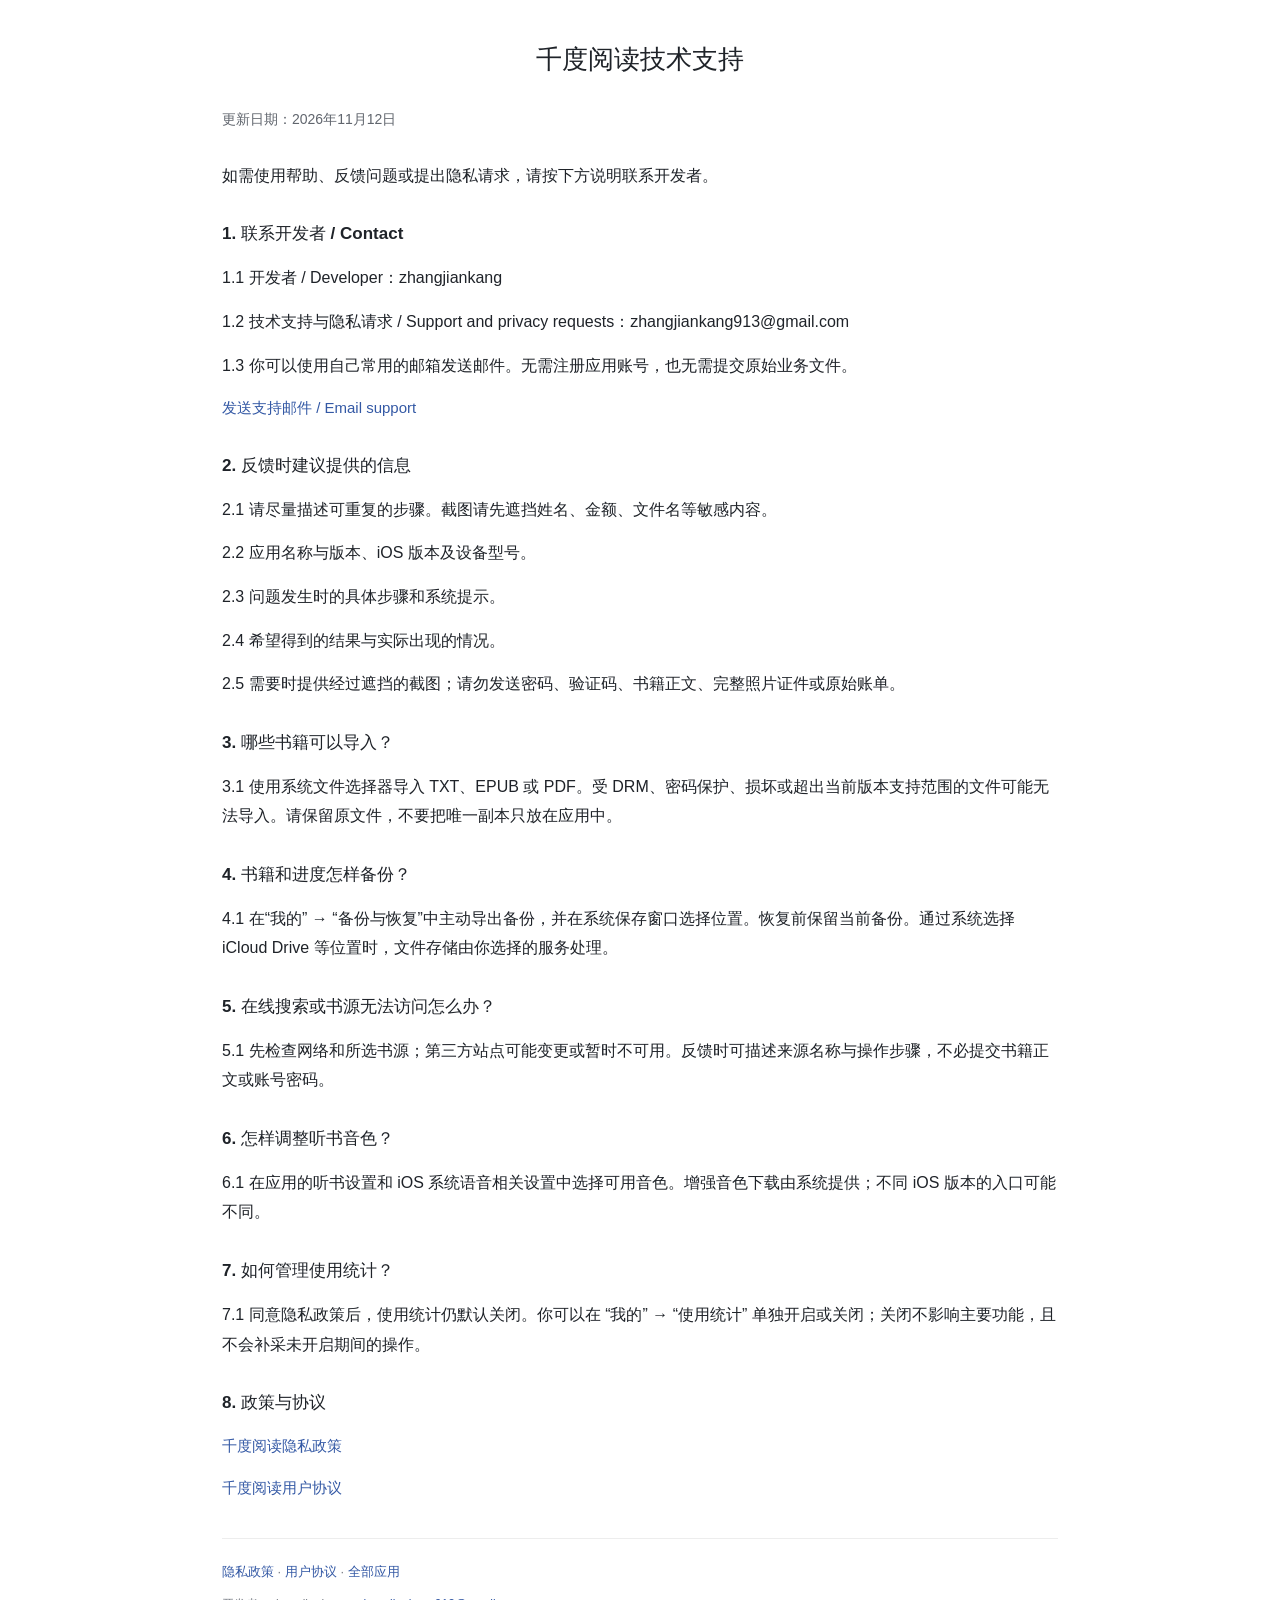
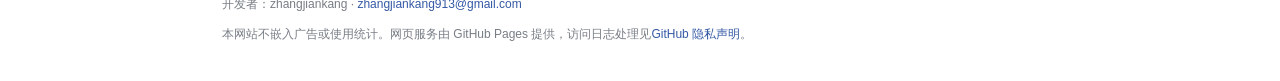
<file: qiandu-support.html>
<!doctype html>
<html lang="zh-CN"><head><meta charset="utf-8"><meta name="viewport" content="width=device-width,initial-scale=1"><meta name="description" content="千度阅读使用帮助、常见问题与开发者联系方式。"><title>千度阅读技术支持</title><link rel="canonical" href="https://zjkjk.github.io/app-support/qiandu-support.html"><link rel="stylesheet" href="style.css"></head>
<body class="legal-page"><a class="skip" href="#main">跳到正文</a><main id="main" class="legal-document"><h1>千度阅读技术支持</h1><div class="legal-meta"><p>更新日期：2026年11月12日</p></div><p class="legal-introduction">如需使用帮助、反馈问题或提出隐私请求，请按下方说明联系开发者。</p><article><section id="section-1"><h2>1. 联系开发者 / Contact</h2>
<p><span class="clause-number">1.1</span> 开发者 / Developer：zhangjiankang</p>
<p><span class="clause-number">1.2</span> 技术支持与隐私请求 / Support and privacy requests：zhangjiankang913@gmail.com</p>
<p><span class="clause-number">1.3</span> 你可以使用自己常用的邮箱发送邮件。无需注册应用账号，也无需提交原始业务文件。</p>
<p class="legal-reference"><a href="mailto:zhangjiankang913@gmail.com?subject=qiandu%20support">发送支持邮件 / Email support</a></p>
</section><section id="section-2"><h2>2. 反馈时建议提供的信息</h2>
<p><span class="clause-number">2.1</span> 请尽量描述可重复的步骤。截图请先遮挡姓名、金额、文件名等敏感内容。</p>
<p><span class="clause-number">2.2</span> 应用名称与版本、iOS 版本及设备型号。</p>
<p><span class="clause-number">2.3</span> 问题发生时的具体步骤和系统提示。</p>
<p><span class="clause-number">2.4</span> 希望得到的结果与实际出现的情况。</p>
<p><span class="clause-number">2.5</span> 需要时提供经过遮挡的截图；请勿发送密码、验证码、书籍正文、完整照片证件或原始账单。</p>
</section><section id="section-3"><h2>3. 哪些书籍可以导入？</h2>
<p><span class="clause-number">3.1</span> 使用系统文件选择器导入 TXT、EPUB 或 PDF。受 DRM、密码保护、损坏或超出当前版本支持范围的文件可能无法导入。请保留原文件，不要把唯一副本只放在应用中。</p>
</section><section id="section-4"><h2>4. 书籍和进度怎样备份？</h2>
<p><span class="clause-number">4.1</span> 在“我的” → “备份与恢复”中主动导出备份，并在系统保存窗口选择位置。恢复前保留当前备份。通过系统选择 iCloud Drive 等位置时，文件存储由你选择的服务处理。</p>
</section><section id="section-5"><h2>5. 在线搜索或书源无法访问怎么办？</h2>
<p><span class="clause-number">5.1</span> 先检查网络和所选书源；第三方站点可能变更或暂时不可用。反馈时可描述来源名称与操作步骤，不必提交书籍正文或账号密码。</p>
</section><section id="section-6"><h2>6. 怎样调整听书音色？</h2>
<p><span class="clause-number">6.1</span> 在应用的听书设置和 iOS 系统语音相关设置中选择可用音色。增强音色下载由系统提供；不同 iOS 版本的入口可能不同。</p>
</section><section id="section-7"><h2>7. 如何管理使用统计？</h2>
<p><span class="clause-number">7.1</span> 同意隐私政策后，使用统计仍默认关闭。你可以在 “我的” → “使用统计” 单独开启或关闭；关闭不影响主要功能，且不会补采未开启期间的操作。</p>
</section><section id="section-8"><h2>8. 政策与协议</h2>
<p class="legal-reference"><a href="https://zjkjk.github.io/app-support/qiandu-privacy.html">千度阅读隐私政策</a></p>
<p class="legal-reference"><a href="https://zjkjk.github.io/app-support/qiandu-terms.html">千度阅读用户协议</a></p>
</section></article><footer class="legal-footer"><nav aria-label="相关页面"><a href="qiandu-privacy.html">隐私政策</a> · <a href="qiandu-terms.html">用户协议</a> · <a href="index.html">全部应用</a></nav><p>开发者：zhangjiankang · <a href="mailto:zhangjiankang913@gmail.com">zhangjiankang913@gmail.com</a></p><p>本网站不嵌入广告或使用统计。网页服务由 GitHub Pages 提供，访问日志处理见<a href="https://docs.github.com/en/site-policy/privacy-policies/github-general-privacy-statement">GitHub 隐私声明</a>。</p></footer></main></body></html>
</file>
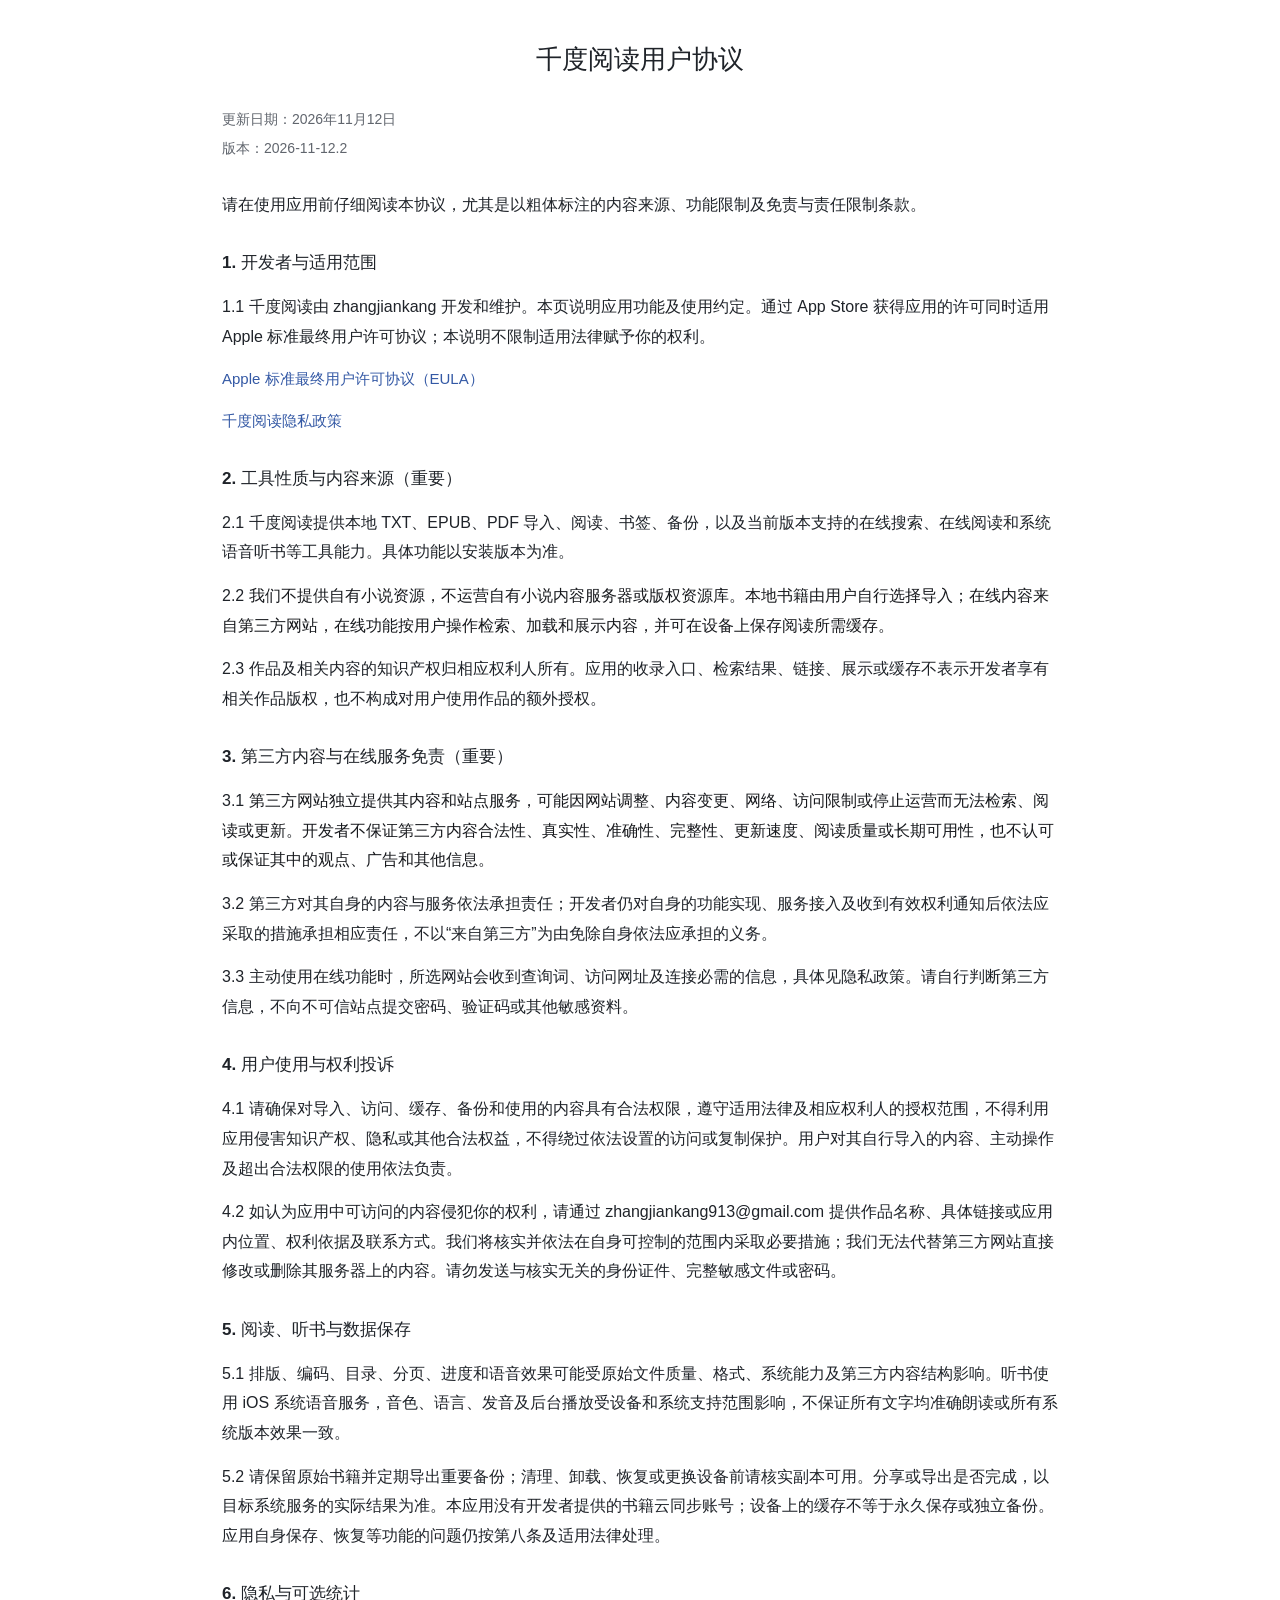
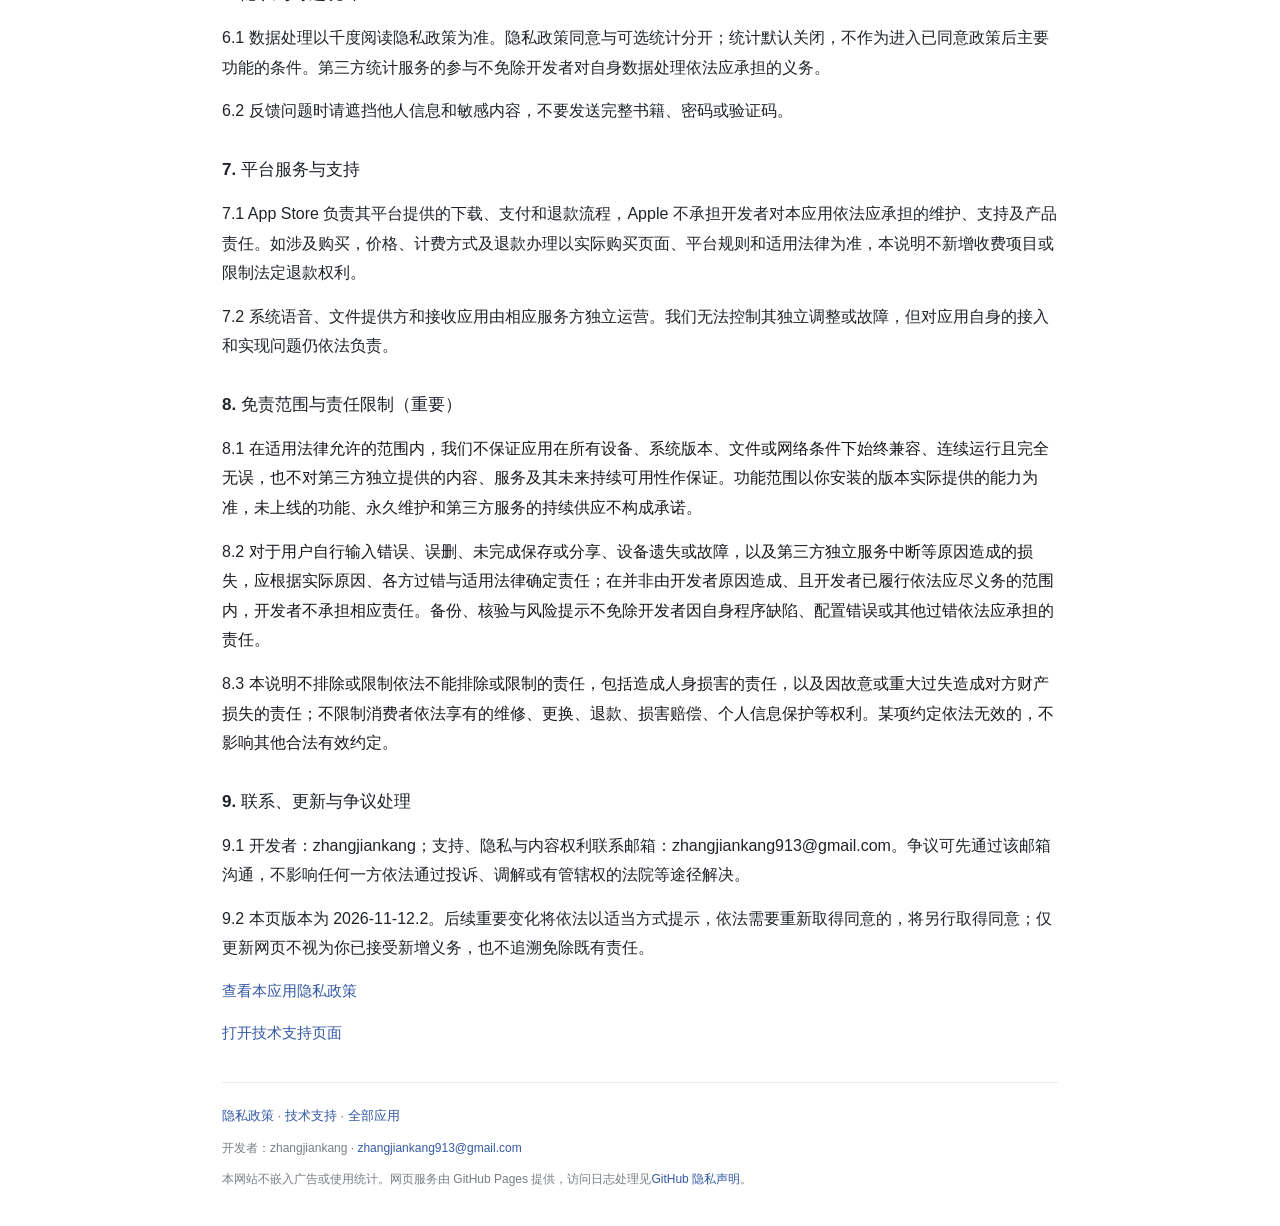
<file: qiandu-terms.html>
<!doctype html>
<html lang="zh-CN"><head><meta charset="utf-8"><meta name="viewport" content="width=device-width,initial-scale=1"><meta name="description" content="千度阅读的使用约定、免责声明与责任边界。请重点阅读下方重要提示及第八条。"><title>千度阅读用户协议</title><link rel="canonical" href="https://zjkjk.github.io/app-support/qiandu-terms.html"><link rel="stylesheet" href="style.css"></head>
<body class="legal-page"><a class="skip" href="#main">跳到正文</a><main id="main" class="legal-document"><h1>千度阅读用户协议</h1><div class="legal-meta"><p>更新日期：2026年11月12日</p><p>版本：2026-11-12.2</p></div><p class="legal-introduction">请在使用应用前仔细阅读本协议，尤其是以粗体标注的内容来源、功能限制及免责与责任限制条款。</p><article><section id="section-1"><h2>1. 开发者与适用范围</h2>
<p><span class="clause-number">1.1</span> 千度阅读由 zhangjiankang 开发和维护。本页说明应用功能及使用约定。通过 App Store 获得应用的许可同时适用 Apple 标准最终用户许可协议；本说明不限制适用法律赋予你的权利。</p>
<p class="legal-reference"><a href="https://www.apple.com/legal/internet-services/itunes/dev/stdeula/">Apple 标准最终用户许可协议（EULA）</a></p>
<p class="legal-reference"><a href="https://zjkjk.github.io/app-support/qiandu-privacy.html">千度阅读隐私政策</a></p>
</section><section id="section-2"><h2>2. 工具性质与内容来源（重要）</h2>
<p><span class="clause-number">2.1</span> 千度阅读提供本地 TXT、EPUB、PDF 导入、阅读、书签、备份，以及当前版本支持的在线搜索、在线阅读和系统语音听书等工具能力。具体功能以安装版本为准。</p>
<p><span class="clause-number">2.2</span> <strong>我们不提供自有小说资源，不运营自有小说内容服务器或版权资源库。本地书籍由用户自行选择导入；在线内容来自第三方网站，在线功能按用户操作检索、加载和展示内容，并可在设备上保存阅读所需缓存。</strong></p>
<p><span class="clause-number">2.3</span> 作品及相关内容的知识产权归相应权利人所有。应用的收录入口、检索结果、链接、展示或缓存不表示开发者享有相关作品版权，也不构成对用户使用作品的额外授权。</p>
</section><section id="section-3"><h2>3. 第三方内容与在线服务免责（重要）</h2>
<p><span class="clause-number">3.1</span> <strong>第三方网站独立提供其内容和站点服务，可能因网站调整、内容变更、网络、访问限制或停止运营而无法检索、阅读或更新。开发者不保证第三方内容合法性、真实性、准确性、完整性、更新速度、阅读质量或长期可用性，也不认可或保证其中的观点、广告和其他信息。</strong></p>
<p><span class="clause-number">3.2</span> 第三方对其自身的内容与服务依法承担责任；开发者仍对自身的功能实现、服务接入及收到有效权利通知后依法应采取的措施承担相应责任，不以“来自第三方”为由免除自身依法应承担的义务。</p>
<p><span class="clause-number">3.3</span> 主动使用在线功能时，所选网站会收到查询词、访问网址及连接必需的信息，具体见隐私政策。请自行判断第三方信息，不向不可信站点提交密码、验证码或其他敏感资料。</p>
</section><section id="section-4"><h2>4. 用户使用与权利投诉</h2>
<p><span class="clause-number">4.1</span> 请确保对导入、访问、缓存、备份和使用的内容具有合法权限，遵守适用法律及相应权利人的授权范围，不得利用应用侵害知识产权、隐私或其他合法权益，不得绕过依法设置的访问或复制保护。用户对其自行导入的内容、主动操作及超出合法权限的使用依法负责。</p>
<p><span class="clause-number">4.2</span> 如认为应用中可访问的内容侵犯你的权利，请通过 zhangjiankang913@gmail.com 提供作品名称、具体链接或应用内位置、权利依据及联系方式。我们将核实并依法在自身可控制的范围内采取必要措施；我们无法代替第三方网站直接修改或删除其服务器上的内容。请勿发送与核实无关的身份证件、完整敏感文件或密码。</p>
</section><section id="section-5"><h2>5. 阅读、听书与数据保存</h2>
<p><span class="clause-number">5.1</span> 排版、编码、目录、分页、进度和语音效果可能受原始文件质量、格式、系统能力及第三方内容结构影响。听书使用 iOS 系统语音服务，音色、语言、发音及后台播放受设备和系统支持范围影响，不保证所有文字均准确朗读或所有系统版本效果一致。</p>
<p><span class="clause-number">5.2</span> 请保留原始书籍并定期导出重要备份；清理、卸载、恢复或更换设备前请核实副本可用。分享或导出是否完成，以目标系统服务的实际结果为准。本应用没有开发者提供的书籍云同步账号；设备上的缓存不等于永久保存或独立备份。应用自身保存、恢复等功能的问题仍按第八条及适用法律处理。</p>
</section><section id="section-6"><h2>6. 隐私与可选统计</h2>
<p><span class="clause-number">6.1</span> 数据处理以千度阅读隐私政策为准。隐私政策同意与可选统计分开；统计默认关闭，不作为进入已同意政策后主要功能的条件。第三方统计服务的参与不免除开发者对自身数据处理依法应承担的义务。</p>
<p><span class="clause-number">6.2</span> 反馈问题时请遮挡他人信息和敏感内容，不要发送完整书籍、密码或验证码。</p>
</section><section id="section-7"><h2>7. 平台服务与支持</h2>
<p><span class="clause-number">7.1</span> App Store 负责其平台提供的下载、支付和退款流程，Apple 不承担开发者对本应用依法应承担的维护、支持及产品责任。如涉及购买，价格、计费方式及退款办理以实际购买页面、平台规则和适用法律为准，本说明不新增收费项目或限制法定退款权利。</p>
<p><span class="clause-number">7.2</span> 系统语音、文件提供方和接收应用由相应服务方独立运营。我们无法控制其独立调整或故障，但对应用自身的接入和实现问题仍依法负责。</p>
</section><section id="section-8"><h2>8. 免责范围与责任限制（重要）</h2>
<p><span class="clause-number">8.1</span> <strong>在适用法律允许的范围内，我们不保证应用在所有设备、系统版本、文件或网络条件下始终兼容、连续运行且完全无误，也不对第三方独立提供的内容、服务及其未来持续可用性作保证。功能范围以你安装的版本实际提供的能力为准，未上线的功能、永久维护和第三方服务的持续供应不构成承诺。</strong></p>
<p><span class="clause-number">8.2</span> <strong>对于用户自行输入错误、误删、未完成保存或分享、设备遗失或故障，以及第三方独立服务中断等原因造成的损失，应根据实际原因、各方过错与适用法律确定责任；在并非由开发者原因造成、且开发者已履行依法应尽义务的范围内，开发者不承担相应责任。备份、核验与风险提示不免除开发者因自身程序缺陷、配置错误或其他过错依法应承担的责任。</strong></p>
<p><span class="clause-number">8.3</span> <strong>本说明不排除或限制依法不能排除或限制的责任，包括造成人身损害的责任，以及因故意或重大过失造成对方财产损失的责任；不限制消费者依法享有的维修、更换、退款、损害赔偿、个人信息保护等权利。某项约定依法无效的，不影响其他合法有效约定。</strong></p>
</section><section id="section-9"><h2>9. 联系、更新与争议处理</h2>
<p><span class="clause-number">9.1</span> 开发者：zhangjiankang；支持、隐私与内容权利联系邮箱：zhangjiankang913@gmail.com。争议可先通过该邮箱沟通，不影响任何一方依法通过投诉、调解或有管辖权的法院等途径解决。</p>
<p><span class="clause-number">9.2</span> 本页版本为 2026-11-12.2。后续重要变化将依法以适当方式提示，依法需要重新取得同意的，将另行取得同意；仅更新网页不视为你已接受新增义务，也不追溯免除既有责任。</p>
<p class="legal-reference"><a href="https://zjkjk.github.io/app-support/qiandu-privacy.html">查看本应用隐私政策</a></p>
<p class="legal-reference"><a href="https://zjkjk.github.io/app-support/qiandu-support.html">打开技术支持页面</a></p>
</section></article><footer class="legal-footer"><nav aria-label="相关页面"><a href="qiandu-privacy.html">隐私政策</a> · <a href="qiandu-support.html">技术支持</a> · <a href="index.html">全部应用</a></nav><p>开发者：zhangjiankang · <a href="mailto:zhangjiankang913@gmail.com">zhangjiankang913@gmail.com</a></p><p>本网站不嵌入广告或使用统计。网页服务由 GitHub Pages 提供，访问日志处理见<a href="https://docs.github.com/en/site-policy/privacy-policies/github-general-privacy-statement">GitHub 隐私声明</a>。</p></footer></main></body></html>
</file>
<file: style.css>
:root{font-family:-apple-system,BlinkMacSystemFont,"Segoe UI","PingFang SC","Hiragino Sans GB","Microsoft YaHei",sans-serif;color:#202c2d;background:#f5f6f3;font-synthesis:none;--accent:#285c50;--line:#dce2db}*{box-sizing:border-box}body{margin:0;line-height:1.85}a{color:var(--accent);text-underline-offset:4px;overflow-wrap:anywhere}a:hover{color:#143f35}a:focus-visible{outline:3px solid #bd8b35;outline-offset:5px;border-radius:3px}.wrap{width:min(1080px,calc(100% - 48px));margin-inline:auto}.site-header{background:#fcfcf9;border-bottom:1px solid var(--line)}.header-inner{min-height:88px;display:flex;align-items:center;justify-content:space-between;gap:24px}.brand{text-decoration:none;color:#202c2d;font-size:20px;font-weight:750;letter-spacing:-.5px}.brand span{display:block;font-size:12px;font-weight:500;letter-spacing:1.2px;color:#667470}.header-contact{font-size:14px}.hero{padding:80px 0 48px}.eyebrow{font-size:12px;letter-spacing:1.6px;color:#667470;font-weight:700}.hero h1{font-size:clamp(32px,5.5vw,56px);line-height:1.25;letter-spacing:-2px;margin:20px 0 24px;font-weight:750}.lede{font-size:18px;line-height:1.9;color:#53615d;max-width:740px}.owner-line,.meta{font-size:13px;color:#667470}.owner-line{margin-top:24px}.app-grid{display:grid;grid-template-columns:repeat(3,minmax(0,1fr));gap:20px;padding-bottom:60px}.app-card{padding:30px 28px 26px;background:#fff;border:1px solid var(--line);border-radius:18px;display:flex;flex-direction:column}.app-mark{display:grid;place-items:center;width:52px;height:52px;border-radius:14px;background:#e8f1eb;color:#326957;font-size:25px;font-weight:700;margin-bottom:24px}.pdfworkbench .app-mark{background:#eeedf9;color:#6258a8}.islandledger .app-mark{background:#f3eedf;color:#8d722b}.app-card h2{margin:8px 0;font-size:25px;letter-spacing:-.5px}.app-card p{font-size:14px;color:#64706c;flex:1;margin-top:8px}.app-card nav{display:flex;flex-wrap:wrap;gap:10px 18px;margin-top:24px;border-top:1px solid #e6eae4;padding-top:18px;font-size:13px}.help-note{padding:30px 36px;background:#e9eee8;border-radius:16px;margin-bottom:72px}.help-note h2{font-size:20px;margin:0 0 8px}.help-note p{font-size:14px;color:#53615d}.back{display:inline-block;margin-top:36px;font-size:13px;text-decoration:none}.page-heading{padding:28px 0 22px}.page-heading h1{font-size:42px;line-height:1.3;letter-spacing:-1.5px;margin:14px 0}.page-heading .lede{font-size:16px}.tabs{display:flex;gap:32px;border-bottom:1px solid var(--line);margin-bottom:28px;flex-wrap:wrap}.tabs a{display:inline-block;padding:12px 0;color:#667470;text-decoration:none;font-size:14px}.tabs a[aria-current=page]{color:var(--accent);font-weight:700;border-bottom:3px solid var(--accent)}.contact-card{padding:24px 28px;border:1px solid #cbdcd1;border-radius:14px;background:#eaf1eb;display:flex;align-items:center;justify-content:space-between;gap:24px;margin-bottom:32px}.contact-card h2{font-size:18px;margin:4px 0}.contact-card p{font-size:13px;margin:0;color:#53615d}.contact-card .eyebrow{font-size:10px}.email{font-size:15px;font-weight:650}.document{background:white;border:1px solid var(--line);border-radius:16px;padding:16px 42px 34px;margin-bottom:64px;max-width:900px}.document section{padding-top:20px}.document h2{font-size:20px;line-height:1.5;margin:16px 0}.document p,.document li{font-size:15px;color:#424e4a;overflow-wrap:anywhere}.document ul{padding-left:24px}.document li{margin-bottom:10px}.reference{font-size:13px!important}footer{padding:28px 0 36px;border-top:1px solid var(--line);color:#718078;font-size:12px}footer p{margin:6px 0;max-width:900px}.skip{position:absolute;left:16px;top:-100px;background:white;padding:10px 16px;z-index:10}.skip:focus{top:12px}@media(max-width:760px){.wrap{width:calc(100% - 36px)}.header-inner{min-height:80px}.brand{font-size:18px}.brand span{font-size:11px}.header-contact{font-size:12px}.hero{padding:48px 0 32px}.hero h1{letter-spacing:-1px}.lede{font-size:16px}.app-grid{grid-template-columns:1fr;gap:16px;padding-bottom:36px}.app-card{padding:24px}.app-card p{max-width:42em}.app-mark{margin-bottom:16px}.help-note{padding:24px;margin-bottom:44px}.page-heading h1{font-size:34px}.contact-card{display:block;padding:22px}.contact-card .email{display:inline-block;margin-top:14px}.document{padding:8px 22px 28px;margin-bottom:40px}.document h2{font-size:19px}.document p,.document li{font-size:15px}.tabs{gap:26px}.back{margin-top:24px}}@media print{.site-header,.tabs,.back,.app-card nav{display:none}.wrap{width:100%}.document{border:0;padding:0;max-width:none}.contact-card{background:none}.document section{break-inside:avoid}body{background:white}}
.terms-notice{max-width:900px;background:#fff6e6;border:1px solid #e0c48a;border-left:5px solid #a57621;border-radius:14px;padding:20px 28px;margin-bottom:28px}.terms-notice h2{font-size:20px;line-height:1.5;margin:4px 0 12px;color:#664817}.terms-notice .meta{margin:0;color:#715b33}.terms-notice ul{padding-left:22px;margin:0}.terms-notice li{font-size:15px;margin:10px 0;color:#514735;overflow-wrap:anywhere}@media(max-width:760px){.terms-notice{padding:18px 20px}.terms-notice h2{font-size:19px}}@media print{.terms-notice{background:none;break-inside:avoid}}

/* Policy documents use a plain reading layout, without the support site's cards. */
.legal-page{background:#fff;color:#1f2329;font-family:-apple-system,BlinkMacSystemFont,"PingFang SC","Microsoft YaHei",sans-serif;line-height:1.85}
.legal-document{max-width:900px;margin:0 auto;padding:40px 32px 28px;font-size:16px;overflow-wrap:anywhere}
.legal-document h1{text-align:center;font-size:26px;line-height:1.5;margin:0 0 28px;font-weight:700;letter-spacing:0}
.legal-meta{font-size:14px;color:#60656d;margin-bottom:28px}
.legal-meta p{margin:3px 0}
.legal-introduction{margin:0 0 30px}
.legal-document section{margin:0 0 30px;scroll-margin-top:24px}
.legal-document h2{font-size:17px;line-height:1.7;margin:0 0 14px;font-weight:700}
.legal-document section p{margin:0 0 14px;text-align:left}
.legal-document strong{font-weight:650;color:#17191d}
.legal-document a{color:#3459a5;text-decoration:none}
.legal-document a:hover{text-decoration:underline}
.clause-number{font-variant-numeric:tabular-nums}
.legal-reference{font-size:15px}
.legal-footer{width:100%;max-width:none;border-top:1px solid #ededed;margin-top:36px;padding:20px 0 0;color:#787d85;font-size:12px}
.legal-footer p{max-width:none;margin:8px 0}
.legal-footer nav{font-size:13px;line-height:2}
@media(max-width:600px){.legal-document{padding:28px 20px 24px;font-size:15px;line-height:1.85}.legal-document h1{font-size:22px;margin-bottom:24px}.legal-document h2{font-size:16px}.legal-meta{font-size:13px;margin-bottom:24px}.legal-document section{margin-bottom:26px}.legal-document section p{margin-bottom:12px}.legal-introduction{margin-bottom:26px}.legal-reference{font-size:14px}}
@media print{.legal-document{max-width:none;padding:0;font-size:11pt}.legal-document section{break-inside:auto}.legal-document h2{break-after:avoid}.legal-footer nav{display:none}}
</file>
